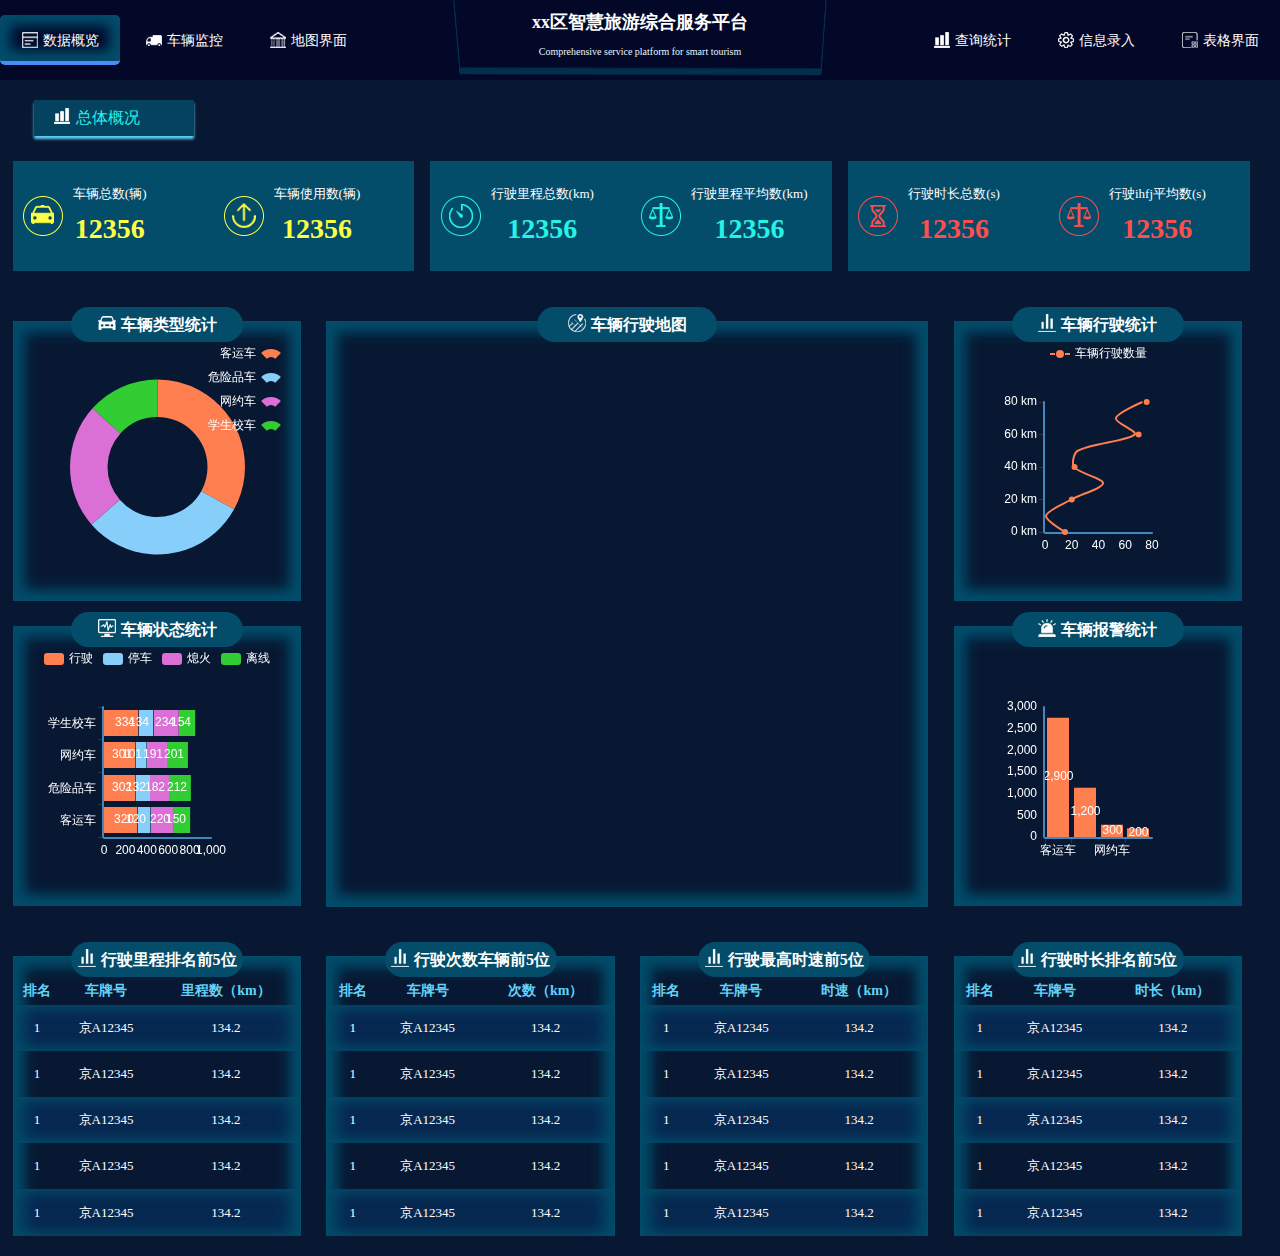
<file: index.html>
<!DOCTYPE html>
<html lang="en">
<head>
    <meta charset="UTF-8">
    <title>首页界面</title>
    <!--青岛研锦网络科技有限公司   版权所有-->
    <link rel="stylesheet" href="css/base.css">
</head>
<body>
<!--顶部-->
<header class="header left">
    <div class="left nav">
        <ul>
            <li class="nav_active"><i class="nav_1"></i><a href="index.html">数据概览</a> </li>
            <li><i class="nav_2"></i><a href="carContrl.html">车辆监控</a> </li>
            <li><i class="nav_3"></i><a href="map.html">地图界面</a> </li>



            </ul>
    </div>
    <div class="header_center left">
        <h2><strong>xx区智慧旅游综合服务平台</strong></h2>
        <p class="color_font"><small>Comprehensive service platform for smart tourism</small></p>
    </div>
    <div class="right nav text_right">
        <ul> <li><i class="nav_7"></i><a href="static.html">查询统计</a> </li>
            <li><i class="nav_8"></i><a href="message.html">信息录入</a> </li>
            <li><i class="nav_4"></i><a href="table1.html">表格界面</a> </li>
        </ul>
    </div>
    <!--<nav class="left nav">-->
        <!--<ul>-->
            <!--<li class="nav_active"><i class="nav_1"></i><a href="index.html">数据概览</a> </li>-->
            <!--<li><i class="nav_2"></i><a href="carContrl.html">车辆监控</a> </li>-->
            <!--<li><i class="nav_3"></i><a href="map.html">地图界面</a> </li>-->
            <!--<li><i class="nav_4"></i><a href="javascript:void(0)">表格界面</a><ul class="li_ul">-->
                <!--<li><a href="table1.html">表格一</a> </li>-->
                <!--<li><a href="table2.html">表格二</a> </li>-->

            <!--</ul> </li>-->
            <!--&lt;!&ndash;<li><i class="nav_5"></i><a href="#">车载视频</a> </li>&ndash;&gt;-->
            <!--&lt;!&ndash;<li><i class="nav_6"></i><a href="#">视频监控</a> </li>&ndash;&gt;-->
            <!--<li><i class="nav_7"></i><a href="static.html">查询统计</a> </li>-->
            <!--<li><i class="nav_8"></i><a href="message.html">信息录入</a> </li>-->
        <!--</ul>-->
    <!--</nav>-->
</header>
<!--内容部分-->
<div class="con left">
    <!--选择时间-->
    <div class="select_time">
        <div class="static_top left">
            <i></i><span>总体概况</span>
        </div>
    </div>
    <!--数据总概-->
    <div class="con_div">
        <div class="con_div_text left">
            <div class="con_div_text01 left">
                <img src="img/info_1.png" class="left text01_img"/>
                <div class="left text01_div">
                    <p>车辆总数(辆)</p>
                    <p>12356</p>
                </div>
            </div>
            <div class="con_div_text01 right">
                <img src="img/info_2.png" class="left text01_img"/>
                <div class="left text01_div">
                    <p>车辆使用数(辆)</p>
                    <p>12356</p>
                </div>
            </div>
        </div>
        <div class="con_div_text left">
            <div class="con_div_text01 left">
                <img src="img/info_4.png" class="left text01_img"/>
                <div class="left text01_div">
                    <p>行驶里程总数(km)</p>
                    <p class="sky">12356</p>
                </div>
            </div>
            <div class="con_div_text01 right">
                <img src="img/info_5.png" class="left text01_img"/>
                <div class="left text01_div">
                    <p>行驶里程平均数(km)</p>
                    <p class="sky">12356</p>
                </div>
            </div>
        </div>
        <div class="con_div_text left">

            <div class="con_div_text01 left">
                <img src="img/info_6.png" class="left text01_img"/>
                <div class="left text01_div">
                    <p>行驶时长总数(s)</p>
                    <p class="org">12356</p>
                </div>
            </div>
            <div class="con_div_text01 right">
                <img src="img/info_7.png" class="left text01_img"/>
                <div class="left text01_div">
                    <p>行驶ihfj平均数(s)</p>
                    <p class="org">12356</p>
                </div>
            </div>
        </div>
    </div>
    <!--统计分析图-->
    <div class="div_any">
        <div class="left div_any01">
            <div class="div_any_child">
                <div class="div_any_title"><img src="img/title_1.png">车辆类型统计 </div>
                <p id="char1" class="p_chart"></p>
            </div>
            <div class="div_any_child">
                <div class="div_any_title"><img src="img/title_2.png">车辆状态统计 </div>
                <p id="char2" class="p_chart"></p>
            </div>
        </div>
        <div class="div_any02 left ">
            <div class="div_any_child div_height">
                <div class="div_any_title any_title_width"><img src="img/title_3.png">车辆行驶地图 </div>
                <div id="map_div"></div>
            </div>
        </div>
        <div class="right div_any01">
            <div class="div_any_child">
                <div class="div_any_title"><img src="img/title_4.png">车辆行驶统计 </div>
                <p id="char3" class="p_chart"></p>
            </div>
            <div class="div_any_child">
                <div class="div_any_title"><img src="img/title_5.png">车辆报警统计 </div>
                <p id="char4" class="p_chart"></p>
            </div>
        </div>
    </div>
    <!--分析表格-->
    <div class="div_table">
        <div class="left div_table_box">
            <div class="div_any_child">
                <div class="div_any_title"><img src="img/title_4.png">行驶里程排名前5位 </div>
                <div class="table_p">
                    <table>
               <thead><tr>
                   <th>排名</th>
                   <th>车牌号</th>
                   <th>里程数（km）</th>
               </tr>
               </thead>
                <tbody>
                <tr><td>1</td><td>京A12345</td><td>134.2</td></tr>
                <tr><td>1</td><td>京A12345</td><td>134.2</td></tr>
                <tr><td>1</td><td>京A12345</td><td>134.2</td></tr>
                <tr><td>1</td><td>京A12345</td><td>134.2</td></tr>
                <tr><td>1</td><td>京A12345</td><td>134.2</td></tr>
                </tbody>
            </table>
                </div>

            </div>
        </div>
        <div class="left div_table_box">
            <div class="div_any_child">
                <div class="div_any_title"><img src="img/title_4.png">行驶次数车辆前5位 </div>
                <div class="table_p">
                    <table>
                        <thead><tr>
                            <th>排名</th>
                            <th>车牌号</th>
                            <th>次数（km）</th>
                        </tr>
                        </thead>
                        <tbody>
                        <tr><td>1</td><td>京A12345</td><td>134.2</td></tr>
                        <tr><td>1</td><td>京A12345</td><td>134.2</td></tr>
                        <tr><td>1</td><td>京A12345</td><td>134.2</td></tr>
                        <tr><td>1</td><td>京A12345</td><td>134.2</td></tr>
                        <tr><td>1</td><td>京A12345</td><td>134.2</td></tr>
                        </tbody>
                    </table>
                </div>
            </div>
        </div>
        <div class="left div_table_box">
            <div class="div_any_child">
                <div class="div_any_title"><img src="img/title_4.png">行驶最高时速前5位 </div>
                <div class="table_p">
                    <table>
                        <thead><tr>
                            <th>排名</th>
                            <th>车牌号</th>
                            <th>时速（km）</th>
                        </tr>
                        </thead>
                        <tbody>
                        <tr><td>1</td><td>京A12345</td><td>134.2</td></tr>
                        <tr><td>1</td><td>京A12345</td><td>134.2</td></tr>
                        <tr><td>1</td><td>京A12345</td><td>134.2</td></tr>
                        <tr><td>1</td><td>京A12345</td><td>134.2</td></tr>
                        <tr><td>1</td><td>京A12345</td><td>134.2</td></tr>
                        </tbody>
                    </table>
                </div>
            </div>
        </div>
        <div class="left div_table_box">
            <div class="div_any_child">
                <div class="div_any_title"><img src="img/title_4.png">行驶时长排名前5位 </div>
                <div class="table_p">
                    <table>
                        <thead><tr>
                            <th>排名</th>
                            <th>车牌号</th>
                            <th>时长（km）</th>
                        </tr>
                        </thead>
                        <tbody>
                        <tr><td>1</td><td>京A12345</td><td>134.2</td></tr>
                        <tr><td>1</td><td>京A12345</td><td>134.2</td></tr>
                        <tr><td>1</td><td>京A12345</td><td>134.2</td></tr>
                        <tr><td>1</td><td>京A12345</td><td>134.2</td></tr>
                        <tr><td>1</td><td>京A12345</td><td>134.2</td></tr>
                        </tbody>
                    </table>
                </div>
            </div>
        </div>
    </div>
</div>
<!--青岛研锦网络科技有限公司   版权所有-->
<script src="js/jquery/jQuery-2.2.0.min.js"></script>
<script src="js/echarts-all.js"></script>
<script src="js/base.js"></script>
<script src="js/index.js"></script>
<script type="text/javascript" src="http://api.map.baidu.com/api?v=2.0&ak=5ieMMexWmzB9jivTq6oCRX9j&callback"></script>
<script src="js/map.js"></script>
</body>
</html>
</file>
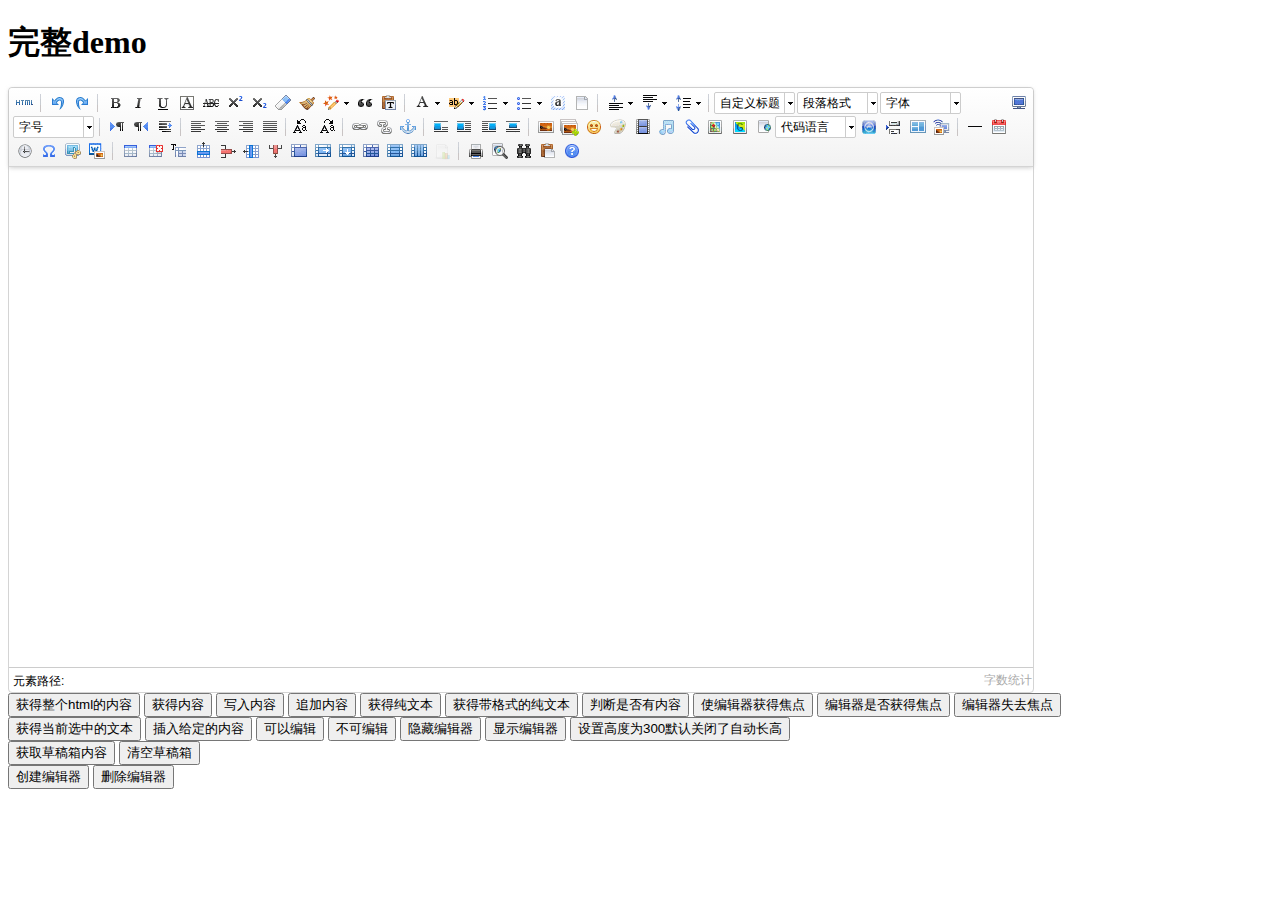
<file: js/utf8-php/index.html>
<!DOCTYPE HTML PUBLIC "-//W3C//DTD HTML 4.01 Transitional//EN"
        "http://www.w3.org/TR/html4/loose.dtd">
<html>
<head>
    <title>完整demo</title>
    <meta http-equiv="Content-Type" content="text/html;charset=utf-8"/>
    <script type="text/javascript" charset="utf-8" src="ueditor.config.js"></script>
    <script type="text/javascript" charset="utf-8" src="ueditor.all.min.js"> </script>
    <!--建议手动加在语言，避免在ie下有时因为加载语言失败导致编辑器加载失败-->
    <!--这里加载的语言文件会覆盖你在配置项目里添加的语言类型，比如你在配置项目里配置的是英文，这里加载的中文，那最后就是中文-->
    <script type="text/javascript" charset="utf-8" src="lang/zh-cn/zh-cn.js"></script>

    <style type="text/css">
        div{
            width:100%;
        }
    </style>
</head>
<body>
<div>
    <h1>完整demo</h1>
    <script id="editor" type="text/plain" style="width:1024px;height:500px;"></script>
</div>
<div id="btns">
    <div>
        <button onclick="getAllHtml()">获得整个html的内容</button>
        <button onclick="getContent()">获得内容</button>
        <button onclick="setContent()">写入内容</button>
        <button onclick="setContent(true)">追加内容</button>
        <button onclick="getContentTxt()">获得纯文本</button>
        <button onclick="getPlainTxt()">获得带格式的纯文本</button>
        <button onclick="hasContent()">判断是否有内容</button>
        <button onclick="setFocus()">使编辑器获得焦点</button>
        <button onmousedown="isFocus(event)">编辑器是否获得焦点</button>
        <button onmousedown="setblur(event)" >编辑器失去焦点</button>

    </div>
    <div>
        <button onclick="getText()">获得当前选中的文本</button>
        <button onclick="insertHtml()">插入给定的内容</button>
        <button id="enable" onclick="setEnabled()">可以编辑</button>
        <button onclick="setDisabled()">不可编辑</button>
        <button onclick=" UE.getEditor('editor').setHide()">隐藏编辑器</button>
        <button onclick=" UE.getEditor('editor').setShow()">显示编辑器</button>
        <button onclick=" UE.getEditor('editor').setHeight(300)">设置高度为300默认关闭了自动长高</button>
    </div>

    <div>
        <button onclick="getLocalData()" >获取草稿箱内容</button>
        <button onclick="clearLocalData()" >清空草稿箱</button>
    </div>

</div>
<div>
    <button onclick="createEditor()">
    创建编辑器</button>
    <button onclick="deleteEditor()">
    删除编辑器</button>
</div>

<script type="text/javascript">

    //实例化编辑器
    //建议使用工厂方法getEditor创建和引用编辑器实例，如果在某个闭包下引用该编辑器，直接调用UE.getEditor('editor')就能拿到相关的实例
    var ue = UE.getEditor('editor');


    function isFocus(e){
        alert(UE.getEditor('editor').isFocus());
        UE.dom.domUtils.preventDefault(e)
    }
    function setblur(e){
        UE.getEditor('editor').blur();
        UE.dom.domUtils.preventDefault(e)
    }
    function insertHtml() {
        var value = prompt('插入html代码', '');
        UE.getEditor('editor').execCommand('insertHtml', value)
    }
    function createEditor() {
        enableBtn();
        UE.getEditor('editor');
    }
    function getAllHtml() {
        alert(UE.getEditor('editor').getAllHtml())
    }
    function getContent() {
        var arr = [];
        arr.push("使用editor.getContent()方法可以获得编辑器的内容");
        arr.push("内容为：");
        arr.push(UE.getEditor('editor').getContent());
        alert(arr.join("\n"));
    }
    function getPlainTxt() {
        var arr = [];
        arr.push("使用editor.getPlainTxt()方法可以获得编辑器的带格式的纯文本内容");
        arr.push("内容为：");
        arr.push(UE.getEditor('editor').getPlainTxt());
        alert(arr.join('\n'))
    }
    function setContent(isAppendTo) {
        var arr = [];
        arr.push("使用editor.setContent('欢迎使用ueditor')方法可以设置编辑器的内容");
        UE.getEditor('editor').setContent('欢迎使用ueditor', isAppendTo);
        alert(arr.join("\n"));
    }
    function setDisabled() {
        UE.getEditor('editor').setDisabled('fullscreen');
        disableBtn("enable");
    }

    function setEnabled() {
        UE.getEditor('editor').setEnabled();
        enableBtn();
    }

    function getText() {
        //当你点击按钮时编辑区域已经失去了焦点，如果直接用getText将不会得到内容，所以要在选回来，然后取得内容
        var range = UE.getEditor('editor').selection.getRange();
        range.select();
        var txt = UE.getEditor('editor').selection.getText();
        alert(txt)
    }

    function getContentTxt() {
        var arr = [];
        arr.push("使用editor.getContentTxt()方法可以获得编辑器的纯文本内容");
        arr.push("编辑器的纯文本内容为：");
        arr.push(UE.getEditor('editor').getContentTxt());
        alert(arr.join("\n"));
    }
    function hasContent() {
        var arr = [];
        arr.push("使用editor.hasContents()方法判断编辑器里是否有内容");
        arr.push("判断结果为：");
        arr.push(UE.getEditor('editor').hasContents());
        alert(arr.join("\n"));
    }
    function setFocus() {
        UE.getEditor('editor').focus();
    }
    function deleteEditor() {
        disableBtn();
        UE.getEditor('editor').destroy();
    }
    function disableBtn(str) {
        var div = document.getElementById('btns');
        var btns = UE.dom.domUtils.getElementsByTagName(div, "button");
        for (var i = 0, btn; btn = btns[i++];) {
            if (btn.id == str) {
                UE.dom.domUtils.removeAttributes(btn, ["disabled"]);
            } else {
                btn.setAttribute("disabled", "true");
            }
        }
    }
    function enableBtn() {
        var div = document.getElementById('btns');
        var btns = UE.dom.domUtils.getElementsByTagName(div, "button");
        for (var i = 0, btn; btn = btns[i++];) {
            UE.dom.domUtils.removeAttributes(btn, ["disabled"]);
        }
    }

    function getLocalData () {
        alert(UE.getEditor('editor').execCommand( "getlocaldata" ));
    }

    function clearLocalData () {
        UE.getEditor('editor').execCommand( "clearlocaldata" );
        alert("已清空草稿箱")
    }
</script>
</body>
</html>
</file>
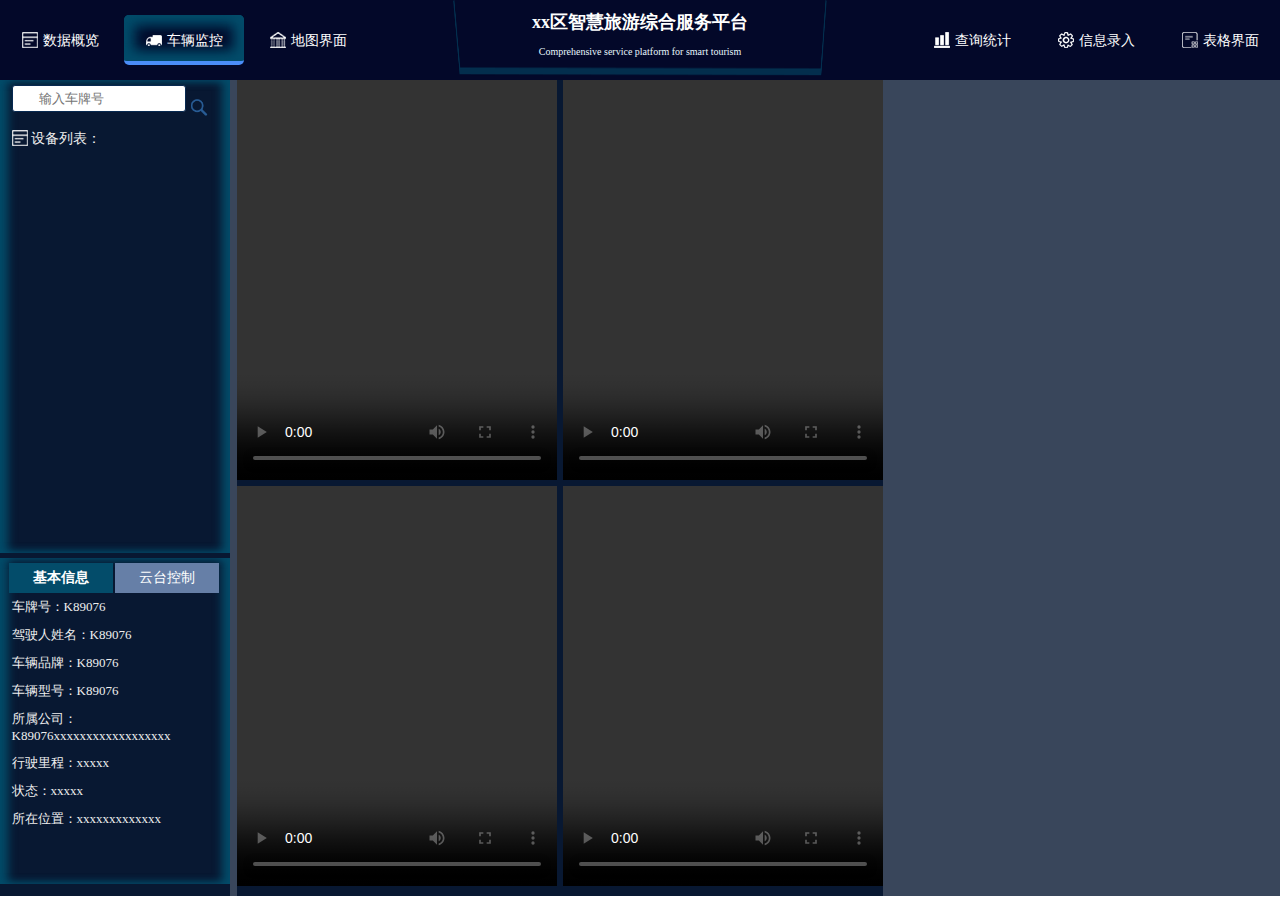
<file: carContrl.html>
<!DOCTYPE html>
<html lang="en">
<head>
    <meta charset="UTF-8">
    <title>车辆监控</title>
    <link rel="stylesheet" href="css/base.css">
    <link href="css/zTreeStyle/zTreeStyle.css" rel="stylesheet" type="text/css" />

</head>
<style>

</style>
<body>
<!--顶部-->
<header class="header left">
    <div class="left nav">
        <ul>
            <li ><i class="nav_1"></i><a href="index.html">数据概览</a> </li>
            <li class="nav_active"><i class="nav_2"></i><a href="carContrl.html">车辆监控</a> </li>
            <li><i class="nav_3"></i><a href="map.html">地图界面</a> </li>



        </ul>
    </div>
    <div class="header_center left">
        <h2><strong>xx区智慧旅游综合服务平台</strong></h2>
        <p class="color_font"><small>Comprehensive service platform for smart tourism</small></p>
    </div>
    <div class="right nav text_right">
        <ul> <li><i class="nav_7"></i><a href="static.html">查询统计</a> </li>
            <li><i class="nav_8"></i><a href="message.html">信息录入</a> </li>
            <li><i class="nav_4"></i><a href="table1.html">表格界面</a> </li>
        </ul>
    </div>
    <!--<nav class="left nav">-->
    <!--<ul>-->
    <!--<li class="nav_active"><i class="nav_1"></i><a href="index.html">数据概览</a> </li>-->
    <!--<li><i class="nav_2"></i><a href="carContrl.html">车辆监控</a> </li>-->
    <!--<li><i class="nav_3"></i><a href="map.html">地图界面</a> </li>-->
    <!--<li><i class="nav_4"></i><a href="javascript:void(0)">表格界面</a><ul class="li_ul">-->
    <!--<li><a href="table1.html">表格一</a> </li>-->
    <!--<li><a href="table2.html">表格二</a> </li>-->

    <!--</ul> </li>-->
    <!--&lt;!&ndash;<li><i class="nav_5"></i><a href="#">车载视频</a> </li>&ndash;&gt;-->
    <!--&lt;!&ndash;<li><i class="nav_6"></i><a href="#">视频监控</a> </li>&ndash;&gt;-->
    <!--<li><i class="nav_7"></i><a href="static.html">查询统计</a> </li>-->
    <!--<li><i class="nav_8"></i><a href="message.html">信息录入</a> </li>-->
    <!--</ul>-->
    <!--</nav>-->
</header>
<!--内容部分-->
<div class="con1 left" id="car_control">
<div class="left car_left">
    <div class="left_up bow_shadow">
        <p>
            <input type="text" placeholder="输入车牌号" class="carNo_input"><input type="button" class="find_but"/>
        </p>

        <p class="set_list"><i class="list_i"></i> 设备列表：</p>
        <p ><ul id="treeDemo" class="ztree"></ul></p>
    </div>
    <div class="left_down bow_shadow">
<div class="text_center"><a href="javascript:void (0)" class="tab_a tab_aActive">基本信息</a><a href="javascript:void (0)" class="tab_a">云台控制</a> </div>
        <div class="car_content">
            <p><span>车牌号：</span><span>K89076</span></p>
            <p><span>驾驶人姓名：</span><span>K89076</span></p>
            <p><span>车辆品牌：</span><span>K89076</span></p>
            <p><span>车辆型号：</span><span>K89076</span></p>
            <p><span>所属公司：</span><span>K89076xxxxxxxxxxxxxxxxxx</span></p>
            <p><span>行驶里程：</span><span>xxxxx</span></p>
            <p><span>状态：</span><span>xxxxx</span></p>
            <p><span>所在位置：</span><span>xxxxxxxxxxxxx</span></p>
        </div>
    </div>
</div>
    <div class="left car_center">
        <video controls="controls" ></video>
        <video controls="controls" class="magin_left"></video>
        <video controls="controls" class="magin_top"></video>
        <video controls="controls" class="magin_top magin_left"></video>
    </div>
    <div class="right car_right" id="map"></div>



</div>
<script src="js/jquery/jQuery-2.2.0.min.js"></script>
<script src="js/echarts-all.js"></script>
<script src="js/base.js"></script>
<script type="text/javascript" src="http://api.map.baidu.com/api?v=2.0&ak=5ieMMexWmzB9jivTq6oCRX9j&callback"></script>
<script src="js/car_control.js"></script>
<script src="js/ztree/jquery.ztree.all-3.5.js"></script>
<script src="js/listTree.js"></script>

</body>
</html>
</file>
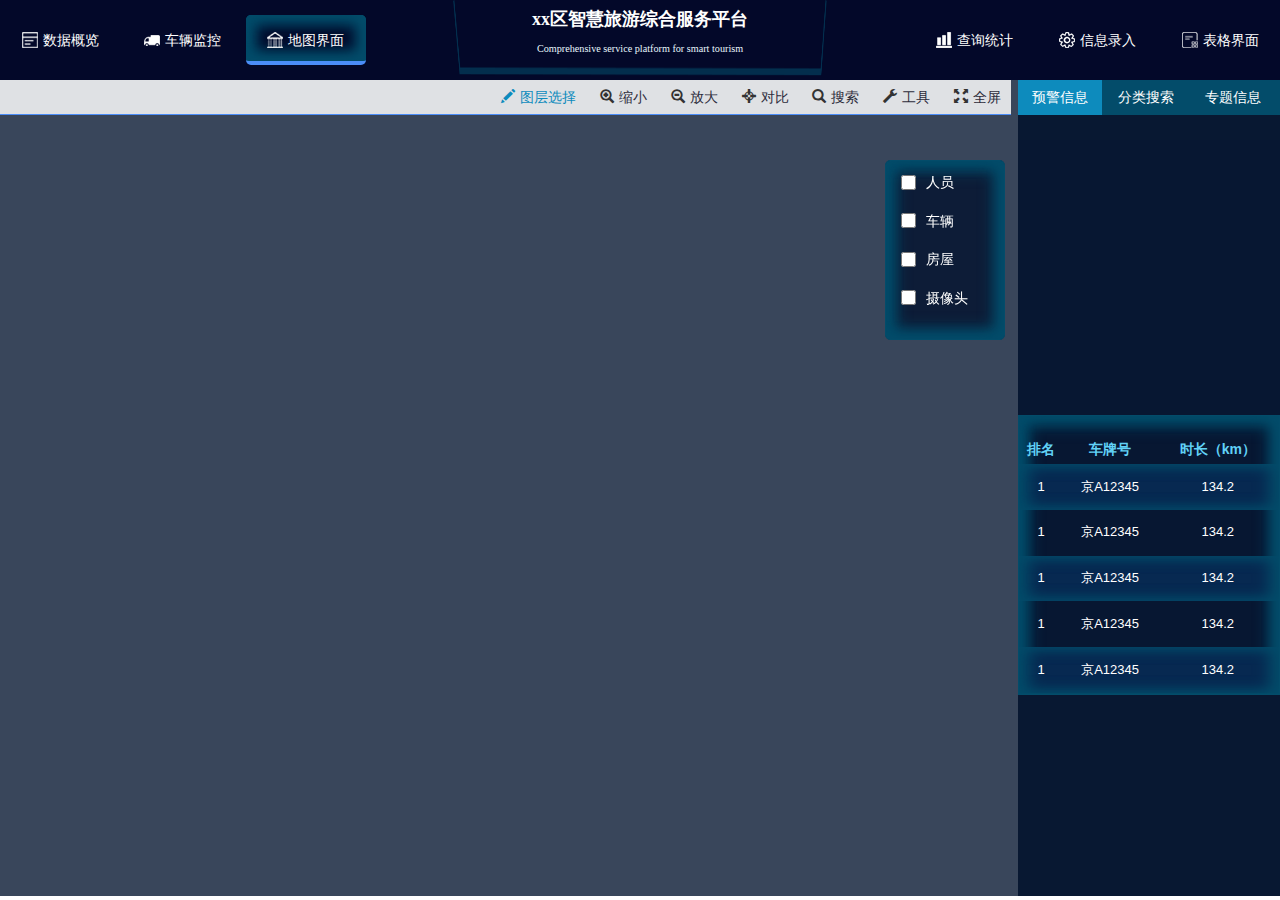
<file: map.html>
<!DOCTYPE html>
<html lang="en">
<head>
    <meta charset="UTF-8">
    <title>地图界面</title>
    <!--青岛研锦网络科技有限公司   版权所有-->
    <link rel="stylesheet" href="js/bstable/css/bootstrap.min.css">         <!-- rel定义文档与外部资源的关系href定义被链接文档的位置type规定被链接文档的MIME 类型。 -->
    <link href="css/zTreeStyle/zTreeStyle.css" rel="stylesheet" type="text/css" />
    <link rel="stylesheet" href="js/jQueryPage/src/jquery.page.css">
    <link rel="stylesheet" href="css/base.css">
</head>
<body>
<!--顶部-->
<header class="header left">
    <div class="left nav">
        <ul>
            <li ><i class="nav_1"></i><a href="index.html">数据概览</a> </li>
            <li><i class="nav_2"></i><a href="carContrl.html">车辆监控</a> </li>
            <li class="nav_active"><i class="nav_3"></i><a href="map.html">地图界面</a> </li>



        </ul>
    </div>
    <div class="header_center left">
        <h2><strong>xx区智慧旅游综合服务平台</strong></h2>
        <p class="color_font"><small>Comprehensive service platform for smart tourism</small></p>
    </div>
    <div class="right nav text_right">
        <ul> <li><i class="nav_7"></i><a href="static.html">查询统计</a> </li>
            <li><i class="nav_8"></i><a href="message.html">信息录入</a> </li>
            <li><i class="nav_4"></i><a href="table1.html">表格界面</a> </li>
        </ul>
    </div>
    <!--<nav class="left nav">-->
    <!--<ul>-->
    <!--<li class="nav_active"><i class="nav_1"></i><a href="index.html">数据概览</a> </li>-->
    <!--<li><i class="nav_2"></i><a href="carContrl.html">车辆监控</a> </li>-->
    <!--<li><i class="nav_3"></i><a href="map.html">地图界面</a> </li>-->
    <!--<li><i class="nav_4"></i><a href="javascript:void(0)">表格界面</a><ul class="li_ul">-->
    <!--<li><a href="table1.html">表格一</a> </li>-->
    <!--<li><a href="table2.html">表格二</a> </li>-->

    <!--</ul> </li>-->
    <!--&lt;!&ndash;<li><i class="nav_5"></i><a href="#">车载视频</a> </li>&ndash;&gt;-->
    <!--&lt;!&ndash;<li><i class="nav_6"></i><a href="#">视频监控</a> </li>&ndash;&gt;-->
    <!--<li><i class="nav_7"></i><a href="static.html">查询统计</a> </li>-->
    <!--<li><i class="nav_8"></i><a href="message.html">信息录入</a> </li>-->
    <!--</ul>-->
    <!--</nav>-->
</header>
<!--内容部分-->
<div class="map_con left" id="car_control">
    <!--左侧地图-->
  <div class="left map_left"  >
      <div  class="map_box" id="map_box"></div>
      <div class="map_top">
          <ul>
              <li class="active"><i class="glyphicon glyphicon-pencil"></i><a href="javascript:void (0)" class="active">图层选择</a> </li>
              <li><i class="glyphicon glyphicon-zoom-in"></i><a href="javascript:void (0)">缩小</a> </li>
              <li><i class="glyphicon glyphicon-zoom-out"></i><a href="javascript:void (0)">放大</a> </li>
              <li><i class="glyphicon glyphicon-screenshot"></i><a href="javascript:void (0)">对比</a> </li>
              <li><i class="glyphicon glyphicon-search"></i><a href="javascript:void (0)">搜索</a> </li>
              <li><i class="glyphicon glyphicon-wrench"></i><a href="javascript:void (0)">工具</a> </li>
              <li><i class="glyphicon glyphicon-fullscreen"></i><a href="javascript:void (0)">全屏</a> </li>
          </ul>
      </div>
      <div class="map_select">
          <p><input type="checkbox"><span>人员</span></p>
          <p><input type="checkbox"><span>车辆</span></p>
          <p><input type="checkbox"><span>房屋</span></p>
          <p><input type="checkbox"><span>摄像头</span></p>
      </div>

  </div>

    <!--右侧功能栏-->
    <div class="right map_right ">
        <div class="map_right_top">
            <ul><li class="li_active">预警信息</li>
                <li>分类搜索</li>
                <li>专题信息</li></ul>
        </div>
        <div class="map_con">
            <div class="map_con_div" style="display: block" >
                <div class="map_chart">

                    <p id="char1" class="p_chart"></p>
                </div>
                <div class="div_any_child">
                    <!--<div class="div_any_title"><img src="img/title_4.png">行驶时长排名前5位 </div>-->
                    <div class="table_p">
                        <table>
                            <thead><tr>
                                <th>排名</th>
                                <th>车牌号</th>
                                <th>时长（km）</th>
                            </tr>
                            </thead>
                            <tbody>
                            <tr><td>1</td><td>京A12345</td><td>134.2</td></tr>
                            <tr><td>1</td><td>京A12345</td><td>134.2</td></tr>
                            <tr><td>1</td><td>京A12345</td><td>134.2</td></tr>
                            <tr><td>1</td><td>京A12345</td><td>134.2</td></tr>
                            <tr><td>1</td><td>京A12345</td><td>134.2</td></tr>
                            </tbody>
                        </table>
                    </div>
                </div>
            </div>
            <div class="map_con_div" >
                <p>
                    <input type="text" placeholder="输入关键字" class="carNo_input"><input type="button" class="find_but"/>
                </p>
                <div class="map_work">
                    <ul>
                        <li>
                            <div class="img_div img_div01"></div>
                            <div class="img_div_text">便民服务</div>
                        </li>
                        <li>
                            <div class="img_div img_div02"></div>
                            <div class="img_div_text">便民服务</div>
                        </li>
                        <li>
                            <div class="img_div img_div01"></div>
                            <div class="img_div_text">便民服务</div>
                        </li>
                        <li>
                            <div class="img_div img_div01"></div>
                            <div class="img_div_text">便民服务</div>
                        </li>
                        <li>
                            <div class="img_div img_div01"></div>
                            <div class="img_div_text">便民服务</div>
                        </li>
                        <li>
                            <div class="img_div img_div01"></div>
                            <div class="img_div_text">便民服务</div>
                        </li>
                        <li>
                            <div class="img_div img_div01"></div>
                            <div class="img_div_text">便民服务</div>
                        </li>
                        <li>
                            <div class="img_div img_div01"></div>
                            <div class="img_div_text">便民服务</div>
                        </li>
                        <li>
                            <div class="img_div img_div01"></div>
                            <div class="img_div_text">便民服务</div>
                        </li>
                    </ul>
                    <div class="map_resList">
                        <p class="set_list"><i class="list_i"></i> 查询结果：<span class="right"><i class="glyphicon glyphicon-backward back_i"></i><a href="javascript:void(0)" onclick="back()">返回 </a> </span></p>
                        <ul>
                            <li><p><strong>爱尚美术馆</strong><span class="right"><a href="javascript:void(0)" title="视频"><img src="img/nav_5.png"> </a><a href="javascript:void(0)" title="定位"><img src="img/find01.png"> </a> </span></p>
                            <p>四川省成都市高新区北美一路31号</p></li>
                            <li><p><strong>爱尚美术馆</strong><span class="right"><a href="javascript:void(0)" title="视频"><img src="img/nav_5.png"> </a><a href="javascript:void(0)" title="定位"><img src="img/find01.png"> </a> </span></p>
                                <p>四川省成都市高新区北美一路31号</p></li>
                            <li><p><strong>爱尚美术馆</strong><span class="right"><a href="javascript:void(0)" title="视频"><img src="img/nav_5.png"> </a><a href="javascript:void(0)" title="定位"><img src="img/find01.png"> </a> </span></p>
                                <p>四川省成都市高新区北美一路31号</p></li>
                            <li><p><strong>爱尚美术馆</strong><span class="right"><a href="javascript:void(0)" title="视频"><img src="img/nav_5.png"> </a><a href="javascript:void(0)" title="定位"><img src="img/find01.png"> </a> </span></p>
                                <p>四川省成都市高新区北美一路31号</p></li>
                            <li><p><strong>爱尚美术馆</strong><span class="right"><a href="javascript:void(0)" title="视频"><img src="img/nav_5.png"> </a><a href="javascript:void(0)" title="定位"><img src="img/find01.png"> </a> </span></p>
                                <p>四川省成都市高新区北美一路31号</p></li>
                        </ul>
                        <div id="page"></div>
                    </div>
                </div>
            </div>
            <div class="map_con_div">
                <div class=" bow_shadow">
                    <p>
                        <input type="text" placeholder="输入关键字" class="carNo_input"><input type="button" class="find_but"/>
                    </p>

                    <p class="set_list"><i class="list_i"></i> 专题列表：</p>
                    <p ><ul id="treeDemo" class="ztree"></ul></p>
                </div>
            </div>

        </div>

    </div>

</div>
<!--青岛研锦网络科技有限公司   版权所有-->
<script src="js/jquery/jQuery-2.2.0.min.js"></script>
<script src="js/base.js"></script>
<script src="js/echarts-all.js"></script>
<script type="text/javascript" src="http://api.map.baidu.com/api?v=2.0&ak=5ieMMexWmzB9jivTq6oCRX9j&callback"></script>
<script src="js/jQueryPage/src/jquery.page.js"></script>
<script src="js/map_control.js"></script>
<script src="js/ztree/jquery.ztree.all-3.5.js"></script>
<script src="js/listTree.js"></script>
</body>
</html>
</file>
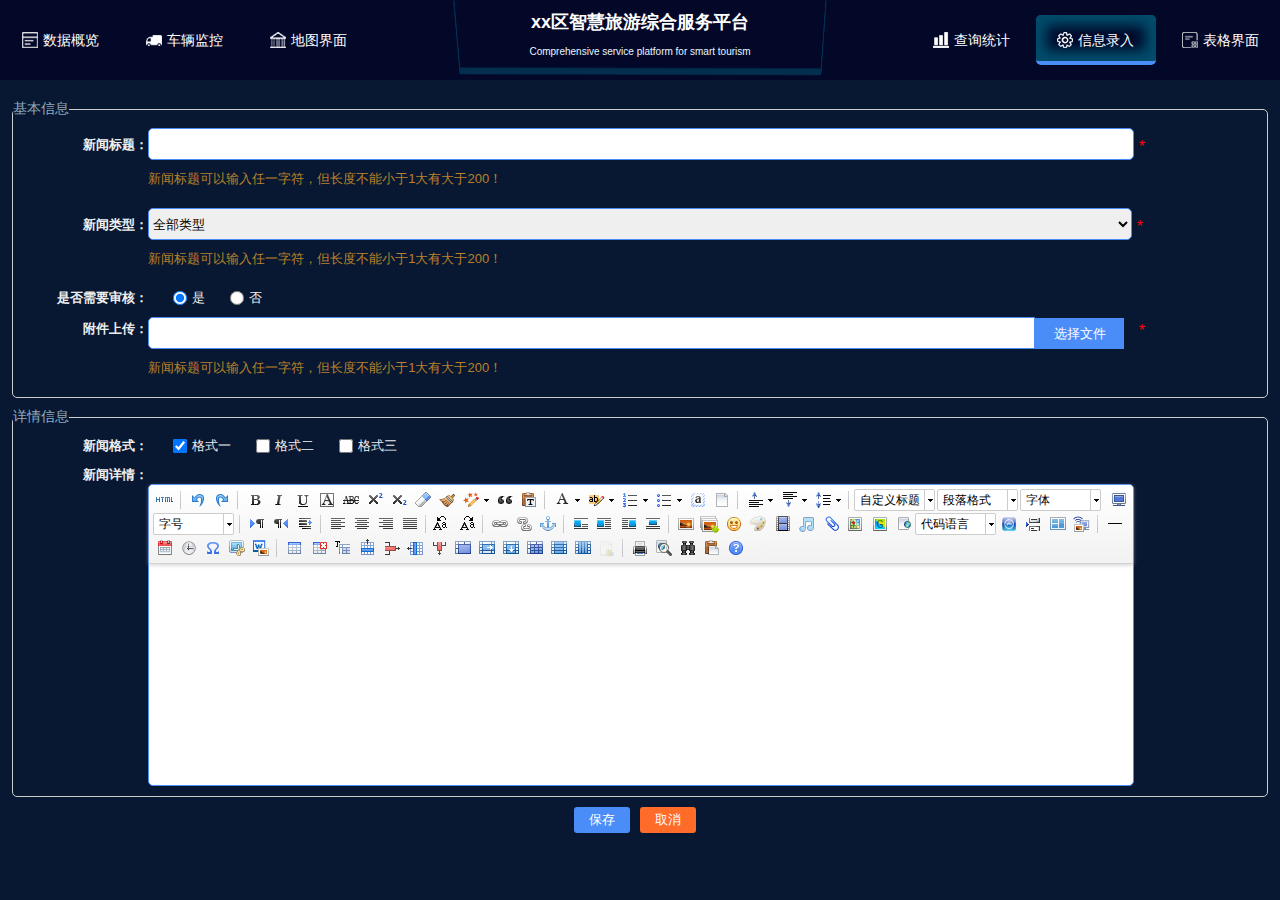
<file: message.html>
<!DOCTYPE html>
<html lang="en">
<head>
    <meta charset="UTF-8">
    <title>详情-复杂</title>
    <link rel="stylesheet" href="css/base.css">
    <link rel="stylesheet" href="css/tail.css">

</head>
<body class="body1">
<!--顶部-->
<header class="header left">
    <div class="left nav">
        <ul>
            <li ><i class="nav_1"></i><a href="index.html">数据概览</a> </li>
            <li><i class="nav_2"></i><a href="carContrl.html">车辆监控</a> </li>
            <li><i class="nav_3"></i><a href="map.html">地图界面</a> </li>



        </ul>
    </div>
    <div class="header_center left">
        <h2><strong>xx区智慧旅游综合服务平台</strong></h2>
        <p class="color_font"><small>Comprehensive service platform for smart tourism</small></p>
    </div>
    <div class="right nav text_right">
        <ul> <li><i class="nav_7"></i><a href="static.html">查询统计</a> </li>
            <li class="nav_active"><i class="nav_8"></i><a href="message.html">信息录入</a> </li>
            <li><i class="nav_4"></i><a href="table1.html">表格界面</a> </li>
        </ul>
    </div>
    <!--<nav class="left nav">-->
    <!--<ul>-->
    <!--<li class="nav_active"><i class="nav_1"></i><a href="index.html">数据概览</a> </li>-->
    <!--<li><i class="nav_2"></i><a href="carContrl.html">车辆监控</a> </li>-->
    <!--<li><i class="nav_3"></i><a href="map.html">地图界面</a> </li>-->
    <!--<li><i class="nav_4"></i><a href="javascript:void(0)">表格界面</a><ul class="li_ul">-->
    <!--<li><a href="table1.html">表格一</a> </li>-->
    <!--<li><a href="table2.html">表格二</a> </li>-->

    <!--</ul> </li>-->
    <!--&lt;!&ndash;<li><i class="nav_5"></i><a href="#">车载视频</a> </li>&ndash;&gt;-->
    <!--&lt;!&ndash;<li><i class="nav_6"></i><a href="#">视频监控</a> </li>&ndash;&gt;-->
    <!--<li><i class="nav_7"></i><a href="static.html">查询统计</a> </li>-->
    <!--<li><i class="nav_8"></i><a href="message.html">信息录入</a> </li>-->
    <!--</ul>-->
    <!--</nav>-->
</header>
<section class="sm_section left">
    <form>
        <fieldset class="message_fieldset">
            <legend>基本信息</legend>
            <div class="message_con"><label>新闻标题：</label><input type="text" class="message_input"><span class="must">*</span>
            <p>新闻标题可以输入任一字符，但长度不能小于1大有大于200！</p>
            </div>
            <div class="message_con"><label>新闻类型：</label><select class="message_select"><option>全部类型</option></select><span class="must">*</span>
                <p>新闻标题可以输入任一字符，但长度不能小于1大有大于200！</p>
            </div>
            <div class="message_con"><label>是否需要审核：</label><input type="radio" name="ref" checked><span class="font_color">是</span><input type="radio" name="ref" ><span class="font_color">否</span>

            </div>
            <div class="message_con inputfile_div"><label>附件上传：</label><input type="file" class="message_input input_file"><span class="must">*</span>
                <div><input type="text"><button>选择文件</button></div>
                <p>新闻标题可以输入任一字符，但长度不能小于1大有大于200！</p>
            </div>
        </fieldset>
        <fieldset class="message_fieldset">
            <legend>详情信息</legend>
            <div class="message_con"><label>新闻格式：</label><input type="checkbox" name="ref" checked><span class="font_color">格式一</span><input type="checkbox" name="ref" ><span class="font_color">格式二</span><input type="checkbox" name="ref" ><span class="font_color">格式三</span></div>
            <div class="message_con"><label>新闻详情：</label>
                <textarea id="editor" ></textarea>

            </div>
            </fieldset>
        <div class="message_footer"><button class="bule">保存</button><button class="orgen">取消</button></div>
    </form>



</section>
<script src="js/jquery/jQuery-2.2.0.min.js"></script>
<script src="js/utf8-php/ueditor.config.js"></script>
<script src="js/utf8-php/ueditor.all.min.js"></script>
<script src="js/base.js"></script>
<script>
    var ue = UE.getEditor('editor');
    function isFocus(e){
        alert(UE.getEditor('editor').isFocus());
        UE.dom.domUtils.preventDefault(e)
    }
    function setblur(e){
        UE.getEditor('editor').blur();
        UE.dom.domUtils.preventDefault(e)
    }
    function insertHtml() {
        var value = prompt('????html????', '');
        UE.getEditor('editor').execCommand('insertHtml', value)
    }
    function createEditor() {
        enableBtn();
        UE.getEditor('editor');
    }
    function getAllHtml() {
        alert(UE.getEditor('editor').getAllHtml())
    }
    function getContent() {
        var arr = [];
        arr.push("");
        arr.push("");
        arr.push(UE.getEditor('editor').getContent());
        alert(arr.join("\n"));
    }
    function getPlainTxt() {
        var arr = [];
        arr.push("");
        arr.push("");
        arr.push(UE.getEditor('editor').getPlainTxt());
        alert(arr.join('\n'))
    }
    function setContent(isAppendTo) {
        var arr = [];
        arr.push("");
        UE.getEditor('editor').setContent('??????ueditor', isAppendTo);
        alert(arr.join("\n"));
    }
    function setDisabled() {
        UE.getEditor('editor').setDisabled('fullscreen');
        disableBtn("enable");
    }

    function setEnabled() {
        UE.getEditor('editor').setEnabled();
        enableBtn();
    }

    function getText() {

        var range = UE.getEditor('editor').selection.getRange();
        range.select();
        var txt = UE.getEditor('editor').selection.getText();
        alert(txt)
    }

    function getContentTxt() {
        var arr = [];
        arr.push("");
        arr.push("");
        arr.push(UE.getEditor('editor').getContentTxt());
        alert(arr.join("\n"));
    }
    function hasContent() {
        var arr = [];
        arr.push("");
        arr.push("");
        arr.push(UE.getEditor('editor').hasContents());
        alert(arr.join("\n"));
    }
    function setFocus() {
        UE.getEditor('editor').focus();
    }
    function deleteEditor() {
        disableBtn();
        UE.getEditor('editor').destroy();
    }
    function disableBtn(str) {
        var div = document.getElementById('btns');
        var btns = UE.dom.domUtils.getElementsByTagName(div, "button");
        for (var i = 0, btn; btn = btns[i++];) {
            if (btn.id == str) {
                UE.dom.domUtils.removeAttributes(btn, ["disabled"]);
            } else {
                btn.setAttribute("disabled", "true");
            }
        }
    }
    function enableBtn() {
        var div = document.getElementById('btns');
        var btns = UE.dom.domUtils.getElementsByTagName(div, "button");
        for (var i = 0, btn; btn = btns[i++];) {
            UE.dom.domUtils.removeAttributes(btn, ["disabled"]);
        }
    }

    function getLocalData () {
        alert(UE.getEditor('editor').execCommand( "getlocaldata" ));
    }

    function clearLocalData () {
        UE.getEditor('editor').execCommand( "clearlocaldata" );
        alert("")
    }

</script>


</body>
</html>
</file>
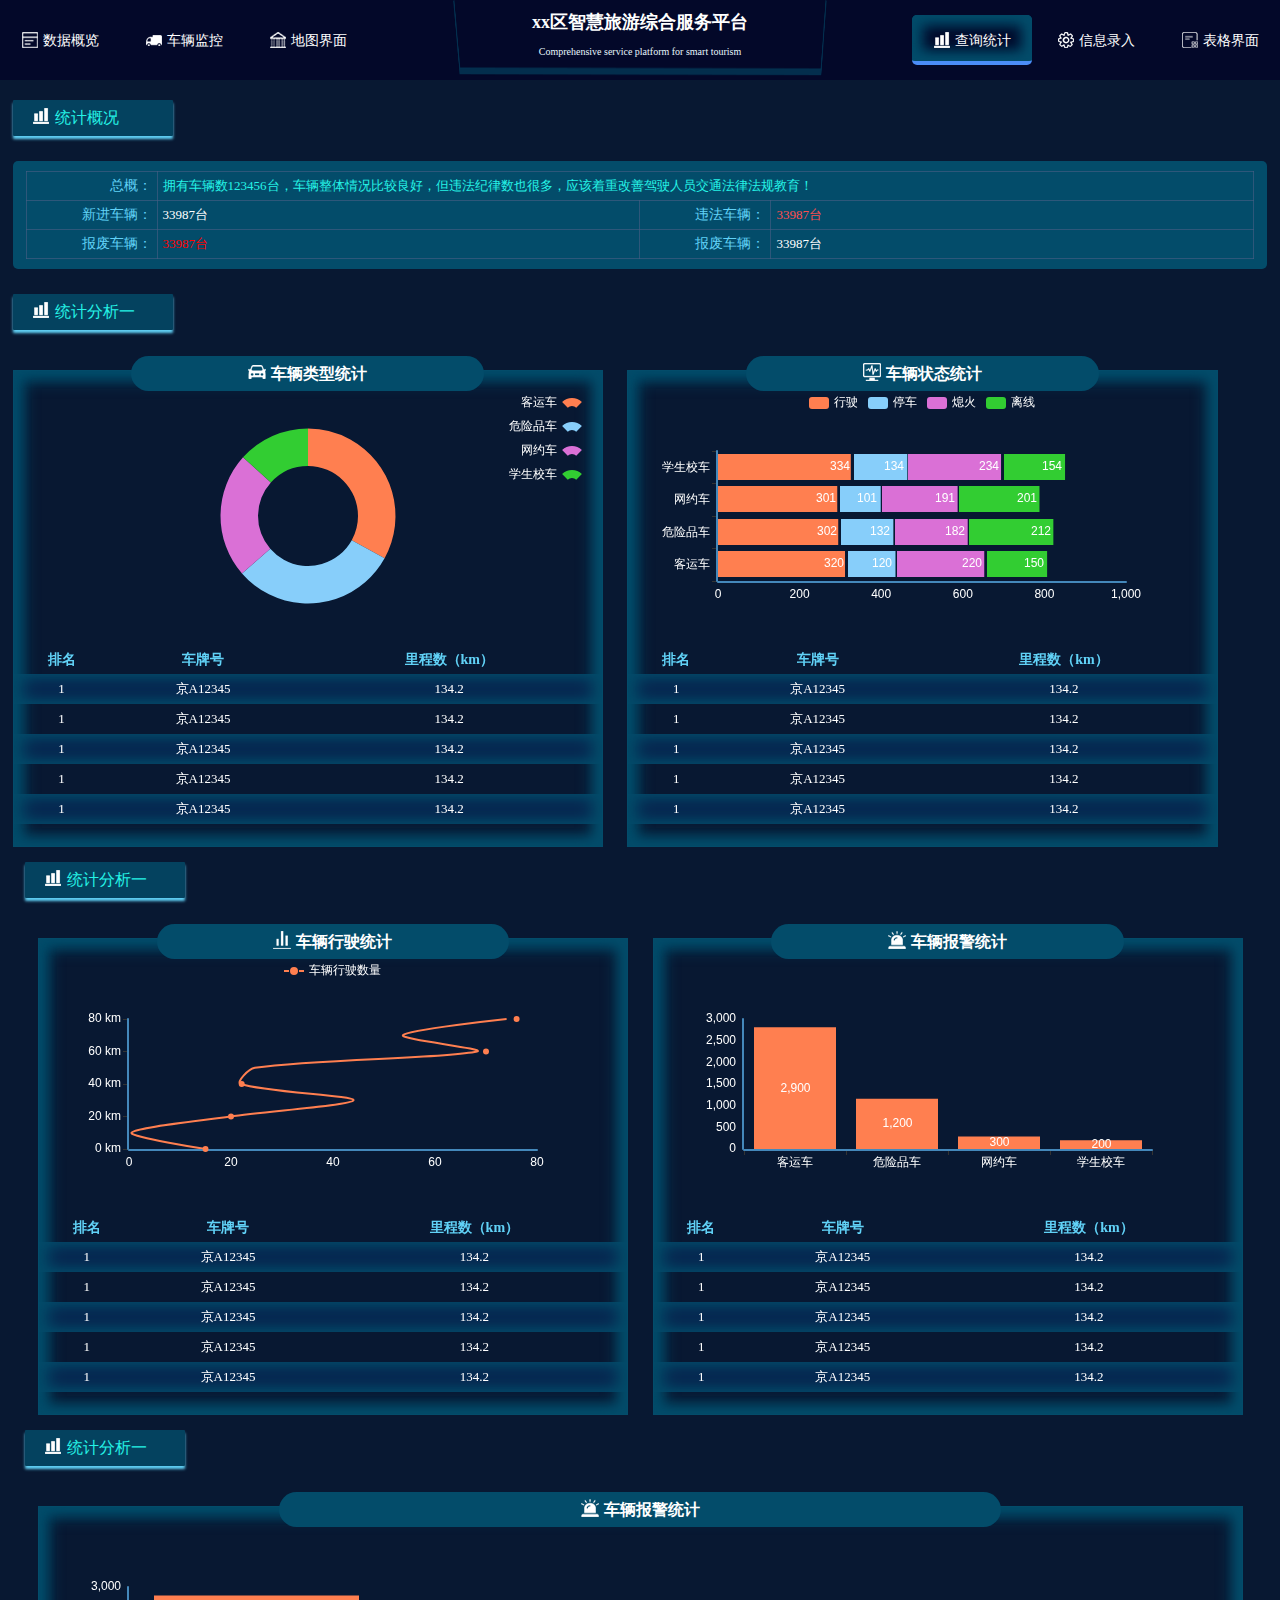
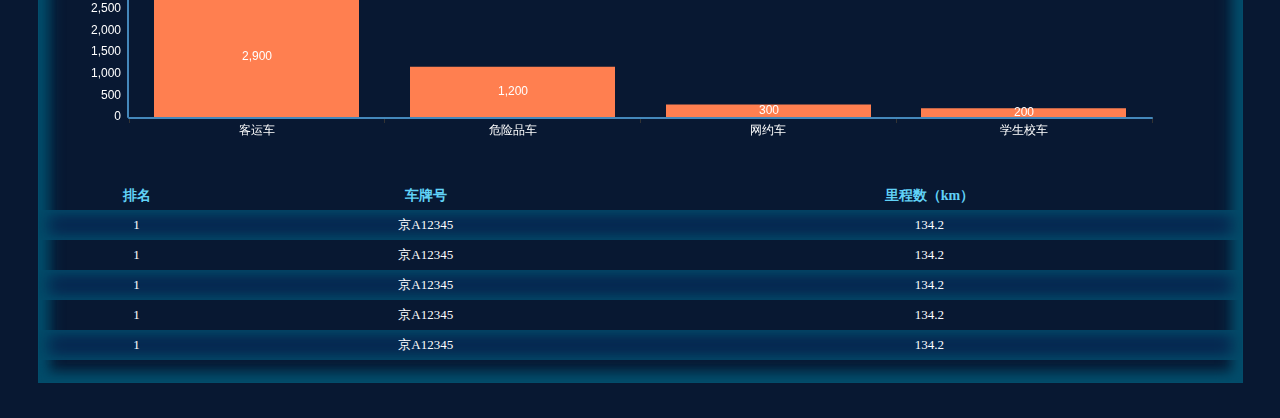
<file: static.html>
<!DOCTYPE html>
<html lang="en">
<head>
    <!--青岛研锦网络科技有限公司   版权所有-->
    <meta charset="UTF-8">
    <title>统计分析界面</title>
    <link rel="stylesheet" href="css/base.css">
</head>
<body>
<!--顶部-->
<header class="header left">
    <div class="left nav">
        <ul>
            <li ><i class="nav_1"></i><a href="index.html">数据概览</a> </li>
            <li><i class="nav_2"></i><a href="carContrl.html">车辆监控</a> </li>
            <li><i class="nav_3"></i><a href="map.html">地图界面</a> </li>



        </ul>
    </div>
    <div class="header_center left">
        <h2><strong>xx区智慧旅游综合服务平台</strong></h2>
        <p class="color_font"><small>Comprehensive service platform for smart tourism</small></p>
    </div>
    <div class="right nav text_right">
        <ul> <li class="nav_active"><i class="nav_7"></i><a href="static.html">查询统计</a> </li>
            <li><i class="nav_8"></i><a href="message.html">信息录入</a> </li>
            <li><i class="nav_4"></i><a href="table1.html">表格界面</a> </li>
        </ul>
    </div>
    <!--<nav class="left nav">-->
    <!--<ul>-->
    <!--<li class="nav_active"><i class="nav_1"></i><a href="index.html">数据概览</a> </li>-->
    <!--<li><i class="nav_2"></i><a href="carContrl.html">车辆监控</a> </li>-->
    <!--<li><i class="nav_3"></i><a href="map.html">地图界面</a> </li>-->
    <!--<li><i class="nav_4"></i><a href="javascript:void(0)">表格界面</a><ul class="li_ul">-->
    <!--<li><a href="table1.html">表格一</a> </li>-->
    <!--<li><a href="table2.html">表格二</a> </li>-->

    <!--</ul> </li>-->
    <!--&lt;!&ndash;<li><i class="nav_5"></i><a href="#">车载视频</a> </li>&ndash;&gt;-->
    <!--&lt;!&ndash;<li><i class="nav_6"></i><a href="#">视频监控</a> </li>&ndash;&gt;-->
    <!--<li><i class="nav_7"></i><a href="static.html">查询统计</a> </li>-->
    <!--<li><i class="nav_8"></i><a href="message.html">信息录入</a> </li>-->
    <!--</ul>-->
    <!--</nav>-->
</header>
<!--内容部分-->
<div class="con left">
    <!--选择时间-->
    <div class="static_top left">
        <i></i><span>统计概况</span>
    </div>
    <!--数据总概-->
    <div class="stiatic_top_con left">

<table>
    <tr>
        <td class="labe_td">总概：</td>
        <td colspan="3" class="sky">拥有车辆数123456台，车辆整体情况比较良好，但违法纪律数也很多，应该着重改善驾驶人员交通法律法规教育！</td>
    </tr>
    <tr>
        <td class="labe_td">新进车辆：</td>
        <td>33987台</td>
        <td class="labe_td">违法车辆：</td>
        <td class="org">33987台</td>
    </tr>
    <tr>
        <td class="labe_td">报废车辆：</td>
        <td class="red">33987台</td>
        <td class="labe_td">报废车辆：</td>
        <td>33987台</td>
    </tr>
</table>

    </div>
    <!--统计分析图-->
    <div class="static_top left">
        <i></i><span>统计分析一</span>
    </div>
    <div class="div_any">
        <div class="left div_any03">
            <div class="div_any_child01 left">
                <div class="div_any_title"><img src="img/title_1.png">车辆类型统计 </div>
                <p id="char1" class="p_chart"></p>
                <div class="char_table"><div class="table_p table_p01">
                    <table>
                        <thead><tr>
                            <th>排名</th>
                            <th>车牌号</th>
                            <th>里程数（km）</th>
                        </tr>
                        </thead>
                        <tbody>
                        <tr><td>1</td><td>京A12345</td><td>134.2</td></tr>
                        <tr><td>1</td><td>京A12345</td><td>134.2</td></tr>
                        <tr><td>1</td><td>京A12345</td><td>134.2</td></tr>
                        <tr><td>1</td><td>京A12345</td><td>134.2</td></tr>
                        <tr><td>1</td><td>京A12345</td><td>134.2</td></tr>
                        </tbody>
                    </table>
                </div></div>

            </div>
            <div class="div_any_child01 left">
                <div class="div_any_title"><img src="img/title_2.png">车辆状态统计 </div>
                <p id="char2" class="p_chart"></p>
                <div class="char_table"><div class="table_p table_p01">
                    <table>
                        <thead><tr>
                            <th>排名</th>
                            <th>车牌号</th>
                            <th>里程数（km）</th>
                        </tr>
                        </thead>
                        <tbody>
                        <tr><td>1</td><td>京A12345</td><td>134.2</td></tr>
                        <tr><td>1</td><td>京A12345</td><td>134.2</td></tr>
                        <tr><td>1</td><td>京A12345</td><td>134.2</td></tr>
                        <tr><td>1</td><td>京A12345</td><td>134.2</td></tr>
                        <tr><td>1</td><td>京A12345</td><td>134.2</td></tr>
                        </tbody>
                    </table>
                </div></div>
            </div>
        </div>

        <div class="static_top left">
            <i></i><span>统计分析一</span>
        </div>
        <div class="right div_any03">
            <div class="div_any_child01 left">
                <div class="div_any_title"><img src="img/title_4.png">车辆行驶统计 </div>
                <p id="char3" class="p_chart"></p>
                <div class="char_table"><div class="table_p table_p01">
                    <table>
                        <thead><tr>
                            <th>排名</th>
                            <th>车牌号</th>
                            <th>里程数（km）</th>
                        </tr>
                        </thead>
                        <tbody>
                        <tr><td>1</td><td>京A12345</td><td>134.2</td></tr>
                        <tr><td>1</td><td>京A12345</td><td>134.2</td></tr>
                        <tr><td>1</td><td>京A12345</td><td>134.2</td></tr>
                        <tr><td>1</td><td>京A12345</td><td>134.2</td></tr>
                        <tr><td>1</td><td>京A12345</td><td>134.2</td></tr>
                        </tbody>
                    </table>
                </div></div>
            </div>
            <div class="div_any_child01 left">
                <div class="div_any_title"><img src="img/title_5.png">车辆报警统计 </div>
                <p id="char4" class="p_chart"></p>
                <div class="char_table"><div class="table_p table_p01">
                    <table>
                        <thead><tr>
                            <th>排名</th>
                            <th>车牌号</th>
                            <th>里程数（km）</th>
                        </tr>
                        </thead>
                        <tbody>
                        <tr><td>1</td><td>京A12345</td><td>134.2</td></tr>
                        <tr><td>1</td><td>京A12345</td><td>134.2</td></tr>
                        <tr><td>1</td><td>京A12345</td><td>134.2</td></tr>
                        <tr><td>1</td><td>京A12345</td><td>134.2</td></tr>
                        <tr><td>1</td><td>京A12345</td><td>134.2</td></tr>
                        </tbody>
                    </table>
                </div></div>
            </div>
        </div>
        <div class="static_top left">
            <i></i><span>统计分析一</span>
        </div>

        <div class="right div_any03">

            <div class="div_any_child01 left div_any_child01_wh">
                <div class="div_any_title"><img src="img/title_5.png">车辆报警统计 </div>
                <p id="char5" class="p_chart"></p>
                <div class="char_table"><div class="table_p table_p01">
                    <table>
                        <thead><tr>
                            <th>排名</th>
                            <th>车牌号</th>
                            <th>里程数（km）</th>
                        </tr>
                        </thead>
                        <tbody>
                        <tr><td>1</td><td>京A12345</td><td>134.2</td></tr>
                        <tr><td>1</td><td>京A12345</td><td>134.2</td></tr>
                        <tr><td>1</td><td>京A12345</td><td>134.2</td></tr>
                        <tr><td>1</td><td>京A12345</td><td>134.2</td></tr>
                        <tr><td>1</td><td>京A12345</td><td>134.2</td></tr>
                        </tbody>
                    </table>
                </div></div>
            </div>
        </div>
    </div>


</div>
<!--青岛研锦网络科技有限公司   版权所有-->
<script src="js/jquery/jQuery-2.2.0.min.js"></script>
<script src="js/echarts-all.js"></script>
<script src="js/base.js"></script>
<script src="js/static.js"></script>

</body>
</html>
</file>
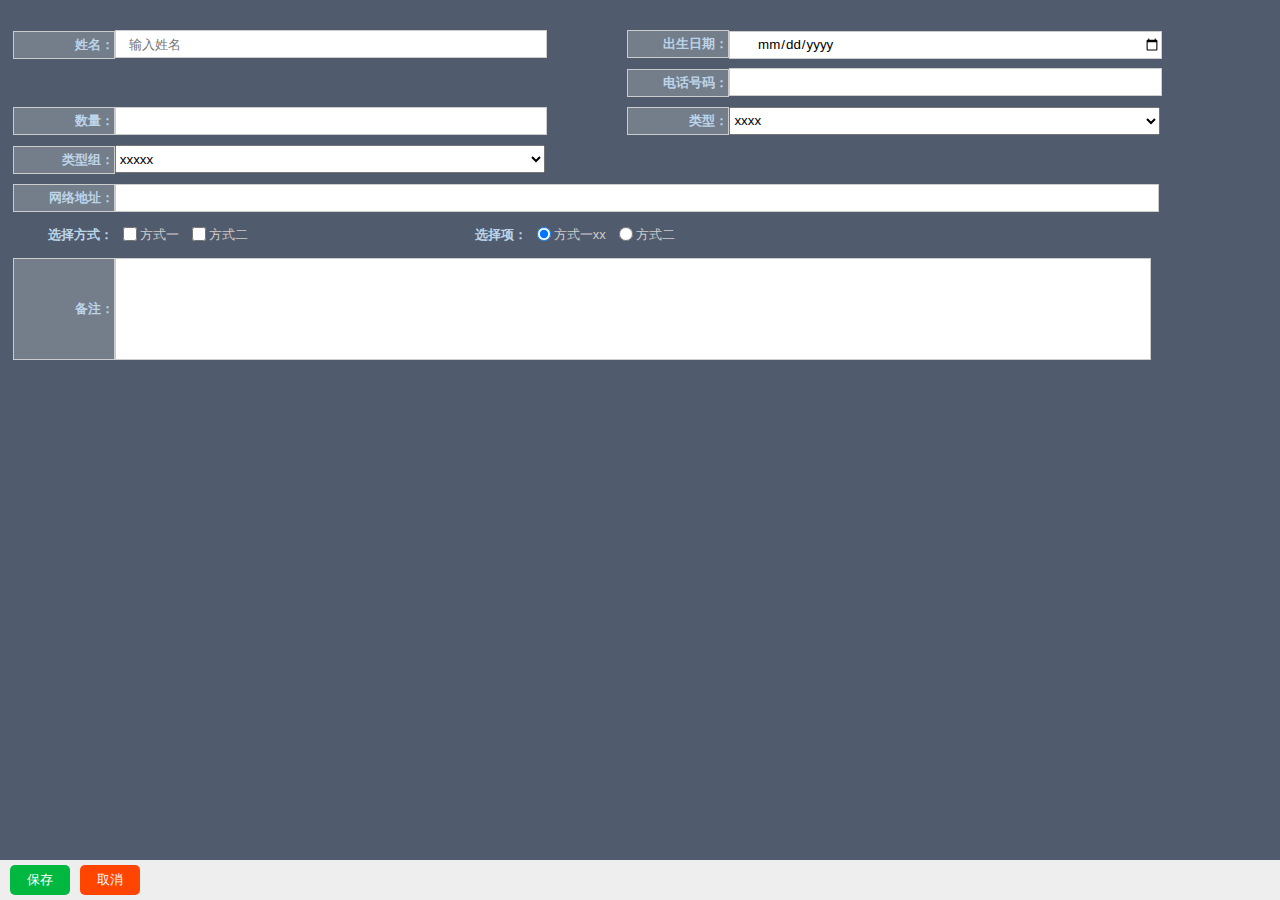
<file: tail_sm.html>
<!DOCTYPE html>
<html lang="en">
<head>
    <meta charset="UTF-8">
    <title>详情-简单</title>
    <link rel="stylesheet" href="css/tail.css">
</head>
<body class="body">
<section class="sm_section">
    <form>
        <div class="tail_div">
            <div class="left tail_div_min">
                <label>姓名：</label><input type="text" placeholder="输入姓名"/>
            </div>
            <div class="left tail_div_min">
                <label>出生日期：</label><input type="date"  />
            </div>
        </div>
        <div class="tail_div">
            <div class="left tail_div_min">
                <label>电话号码：</label><input type="tel" />
            </div>
            <div class="left tail_div_min">
                <label>数量：</label><input type="number"  />
            </div>
        </div>
        <div class="tail_div">
            <div class="left tail_div_min">
                <label>类型：</label><select><option>xxxx</option></select>
            </div>
            <div class="left tail_div_min">
                <label>类型组：</label><select>
                <optgroup label="标题">
                    <option>xxxxx</option>
                </optgroup>
            </select>
            </div>
        </div>
        <div class="tail_div">
            <div class="tail_div_max left">
                <label>网络地址：</label><input type="url">
            </div>
        </div>
        <div class="tail_div">
            <div class="left tail_div_xm"><label class="noLable">选择方式：</label><input type="checkbox"/><span>方式一</span>
                <input type="checkbox"/><span>方式二</span>

            </div>
            <div class="left tail_div_xm"><label class="noLable">选择项：</label><input type="radio" name="yes" checked/><span>方式一xx</span>
                <input type="radio" name="yes"/><span>方式二</span>

            </div>
            <div class="left tail_div_xm">
                <!--<label class="noLable">选择文件：</label><input type="file"/>-->

            </div>
            <div class="tail_div">
                <div class="tail_div_max left">
                    <label class="max_textarea_lable">备注：</label><textarea></textarea>
                </div>
            </div>
        </div>

<div class="div_foot"><button class="save_but">保存</button><button class="close_but" onclick="can()">取消</button></div>
    </form>
</section>
<script src="js/jquery/jQuery-2.2.0.min.js"></script>
<script>
    function can(){

        var index =parent.layer.getFrameIndex(window.name);

        parent.layer.close(index);
    }
</script>

</body>
</html>
</file>
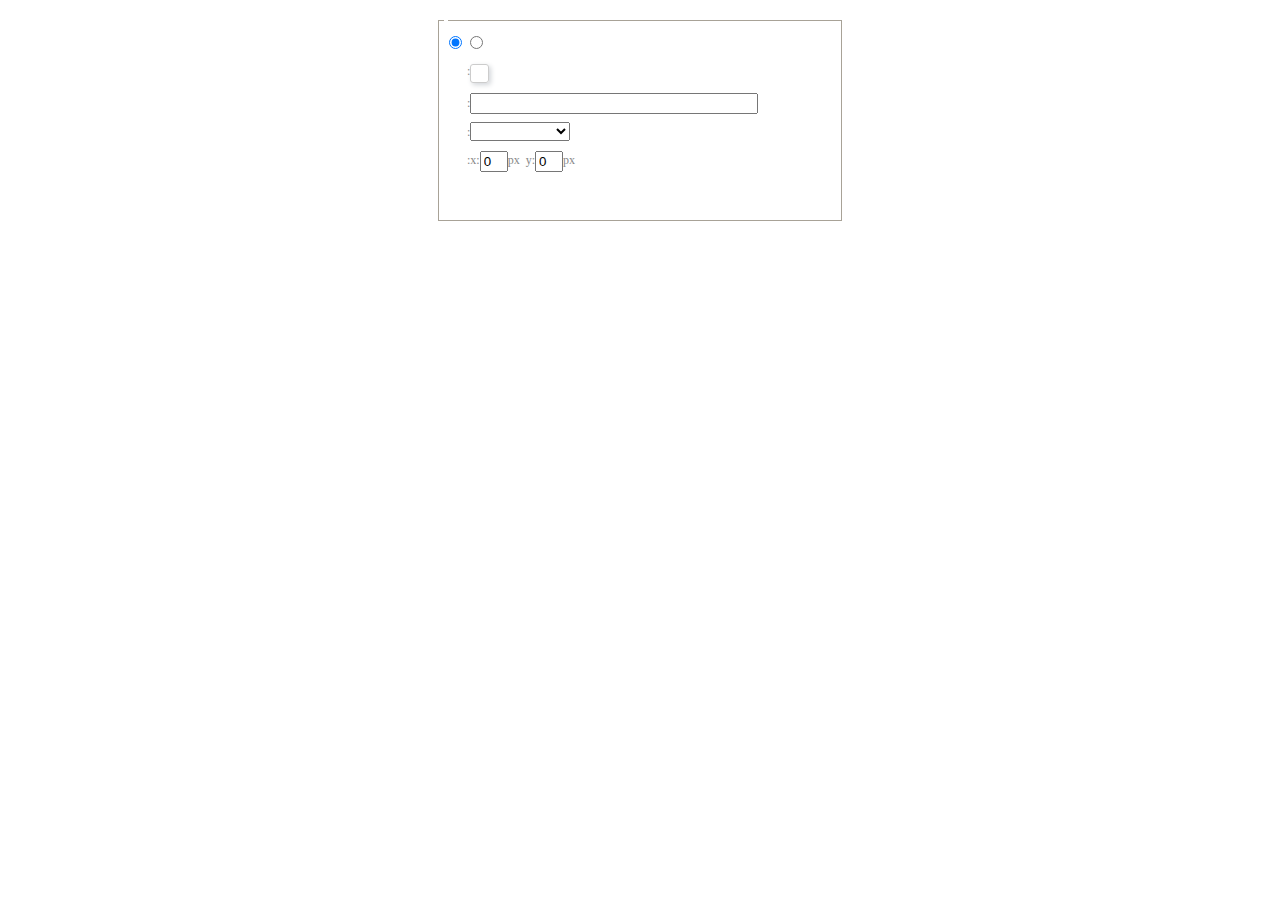
<file: js/utf8-php/dialogs/background/background.html>
<!DOCTYPE HTML>
<html>
<head>
    <meta http-equiv="Content-Type" content="text/html;charset=utf-8"/>
    <script type="text/javascript" src="../internal.js"></script>
    <link rel="stylesheet" type="text/css" href="background.css">
</head>
<body>
    <div id="bg_container" class="wrapper">
        <div id="tabHeads" class="tabhead">
            <span class="focus" data-content-id="normal"><var id="lang_background_normal"></var></span>
            <span class="" data-content-id="imgManager"><var id="lang_background_local"></var></span>
        </div>
        <div id="tabBodys" class="tabbody">
            <div id="normal" class="panel focus">
                <fieldset class="bgarea">
                    <legend><var id="lang_background_set"></var></legend>
                    <div class="content">
                        <div>
                            <label><input id="nocolorRadio" class="iptradio" type="radio" name="t" value="none" checked="checked"><var id="lang_background_none"></var></label>
                            <label><input id="coloredRadio" class="iptradio" type="radio" name="t" value="color"><var id="lang_background_colored"></var></label>
                        </div>
                        <div class="wrapcolor pl">
                            <div class="color">
                                <var id="lang_background_color"></var>:
                            </div>
                            <div id="colorPicker"></div>
                            <div class="clear"></div>
                        </div>
                        <div class="wrapcolor pl">
                            <label><var id="lang_background_netimg"></var>:</label><input class="txt" type="text" id="url">
                        </div>
                        <div id="alignment" class="alignment">
                            <var id="lang_background_align"></var>:<select id="repeatType">
                                <option value="center"></option>
                                <option value="repeat-x"></option>
                                <option value="repeat-y"></option>
                                <option value="repeat"></option>
                                <option value="self"></option>
                            </select>
                        </div>
                        <div id="custom" >
                            <var id="lang_background_position"></var>:x:<input type="text" size="1" id="x" maxlength="4" value="0">px&nbsp;&nbsp;y:<input type="text" size="1" id="y" maxlength="4" value="0">px
                        </div>
                    </div>
                </fieldset>

            </div>
            <div id="imgManager" class="panel">
                <div id="imageList" style=""></div>
            </div>
        </div>
    </div>
    <script type="text/javascript" src="background.js"></script>
</body>
</html>
</file>
<file: css/base.css>
/*青 岛 研 锦 网 络 科 技 有 限 公 司   版权所有*/
*{
    margin: 0;
    padding: 0;
    list-style: none;
    text-decoration: none;
}
/* CSS Document */
::-webkit-scrollbar-track{border-radius: 10px;-webkit-box-shadow: inset 0 0 6px rgba(0,0,0,0);}/*滚动条的滑轨背景颜色*/
::-webkit-scrollbar-thumb{background-color: rgba(0,0,0,0.05);border-radius: 10px;-webkit-box-shadow: inset 1px 1px 0 rgba(75, 75, 75, 0.58);}/*滑块颜色*/
::-webkit-scrollbar-thumb{background-color: rgba(0,0,0,0.2);border-radius: 10px;-webkit-box-shadow: inset 1px 1px 0 rgba(48, 48, 48, 0.92);}
::-webkit-scrollbar{width: 16px;height: 16px;}/* 滑块整体设置*/
::-webkit-scrollbar-track,
::-webkit-scrollbar-thumb{border-radius: 999px;border: 5px solid transparent;}
::-webkit-scrollbar-track{box-shadow: 1px 1px 5px rgba(0,0,0,.2) inset;}
::-webkit-scrollbar-thumb{min-height: 20px;background-clip: content-box;box-shadow: 0 0 0 5px rgba(0,0,0,.2) inset;}
::-webkit-scrollbar-corner{background: transparent;}/* 横向滚动条和纵向滚动条相交处尖角的颜色 */

body{
    font-size: 100%;
}
a:hover{
    text-decoration: none;
}
.left{
    float: left;
}
.right{
    float: right;
}
.clear{
    clear: both;
}

.text_right{
    text-align: right;
}
.header{
    width: 100%;
    height: 80px;
    background-color: #030829;

}
.header_center{
    width: 30%;
    margin: 0px auto;
    color: #FFFFff;
    text-align: center;
    height: 80px;
    background-image: url("../img/logoBg.png");
    background-size: 100% 100%;
    font-family: "微软雅黑"!important;


}
.header_center h2{
   margin-top: 10px !important;
    margin-bottom: 10px; !important;
    font-size: 18px !important;

}
.color_font{
    color: #e8f7fe !important;
    font-size: 12px !important;
}
.header_logo{
    margin-left: 1%;
    margin-top: 12px;

}
.header_logo img{
    height: 56px;
}
.nav{

    width: 35%;
}
.nav>ul{

}
.nav>ul>li{
    display: inline-block;
    width: 120px;
    text-align: center;
    height: 50px;
    position: relative;
    line-height: 50px;
    margin-top: 15px;
    box-sizing: border-box;
    /*box-shadow: -5px 0px 5px #034c6a inset, !*å·¦è¾¹é˜´å½±*!*/
    /*0px -5px 15px #034c6a inset, !*ä¸Šè¾¹é˜´å½±*!*/
    /*5px 0px 15px #034c6a inset, !*å³è¾¹é˜´å½±*!*/
    /*0px 5px 15px #034c6a inset;*/


    border-radius: 5px;

}
.nav>ul>li:hover{
    box-shadow: -10px 0px 15px #034c6a inset, /*å·¦è¾¹é˜´å½±*/
    0px -10px 15px #034c6a inset, /*ä¸Šè¾¹é˜´å½±*/
    10px 0px 15px #034c6a inset, /*å³è¾¹é˜´å½±*/
    0px 10px 15px #034c6a inset;

    box-sizing: border-box;
}
.nav>ul>li i{
    width: 16px;
    height: 16px;
    display: inline-block;
    position: relative;
    top:3px;
    margin-right: 5px;
}
.nav>ul>li>a{
    color: #ffffff;
    /*display: inline-block;*/
    /*padding: 0 15px 0 5px;*/
    font-size: 14px;
}
/*.nav>ul>li:hover .li_ul{*/
    /*display: block;*/
/*}*/

.li_ul{
    position: absolute;
    background-color: #030829;
    width: 100%;
    /*border-top:4px solid #4b8df8;*/
    display: none;
    z-index: 999;

}
.li_ul li{
    line-height: 40px !important;
}
.li_ul li:hover{
    background-color: #4b8df8;
}
.li_ul li a{
    color: #ffffff;
    font-size: 13px;
}

.nav_1{
     background-image: url("../img/nav_1.png");
 }
.nav_2{
    background-image: url("../img/nav_2.png");
}
.nav_3{
    background-image: url("../img/nav_3.png");
}
.nav_4{
    background-image: url("../img/nav_4.png");
}
.nav_5{
    background-image: url("../img/nav_5.png");
}
.nav_6{
    background-image: url("../img/nav_6.png");
}
.nav_7{
    background-image: url("../img/nav_7.png");
}
.nav_8{
    background-image: url("../img/nav_9.png");
}
.nav_active{
    border-bottom: 4px solid #4b8df8;
    box-shadow: -10px 0px 15px #034c6a inset, /*å·¦è¾¹é˜´å½±*/
    0px -10px 15px #034c6a inset, /*ä¸Šè¾¹é˜´å½±*/
    10px 0px 15px #034c6a inset, /*å³è¾¹é˜´å½±*/
    0px 10px 15px #034c6a inset;

    box-sizing: border-box;
}
.con{
    width: 100%;
    background-color: #081832;
    padding-top: 20px;
    padding-bottom: 20px;
}
.con1{
    width: 100%;
    background-color: #081832cc;
    /*padding-bottom: 4px;*/
    box-sizing: border-box;
    overflow: auto;

;
}
.find_expend{
    display: none;
}
.con1::before{
    content: "";
    display: block;
    clear: both;
    visibility: hidden;
    height: 0;
}
.select_time{
    width: 140px;
    height: 36px;

    margin-bottom: 25px;
    margin-left: 1%;
   padding-left: 20px;
 ;

}
.select_time img{
    height: 18px;
    margin-top: 9px;
}
.select_time input{
    border: none;
    background-color: transparent;
    width: 80px;
    height: 20px;
   top:-5px;
    margin-left: 10px;
    position: relative;
    text-indent: 1em;
    outline: none;
}
.con_div{
    height: 110px;
    width: 98%;
    margin-left: 1%;
    margin-bottom: 25px;
}
.con_div_text{
    height: 100%;
    background-color: #034c6a;
    width: 32%;
    margin-right: 1.3%;
}
.con_div_text01{
    width: 50%;
    height: 100%;
}
.text01_img{
    width: 40px;
    height: 40px;
    margin-left: 5%;
  margin-top: 35px;
}
.text01_div{
    margin-top: 15px;
    margin-left: 5%;
    text-align: center;

}
.text01_div p{
    line-height: 35px;
}
.text01_div p:nth-child(1){
    font-size: 13px;
    color: #ffffff;
}
.text01_div p:nth-child(2){
    font-size: 28px;
    color: #ffff43;
    font-weight: 600;

}
.red{
    color: red !important;
}
.sky{
    color: #25f3e6 !important;
}
.org{
    color: #ff4e4e !important;
}
.div_any{
    width: 98%;
    margin-left: 1%;
    margin-bottom: 25px;
    height: 610px;
}
.div_any01{
    width: 23%;
    margin-right: 2%;
}
.div_any02{
    width: 48%;
    margin-right: 2%;
}
.div_any03{
    width: 98%;
   margin: 15px auto;

}
.div_any_child{
    width: 100%;
    height: 280px;
    box-shadow: -10px 0px 15px #034c6a inset, /*å·¦è¾¹é˜´å½±*/
    0px -10px 15px #034c6a inset, /*ä¸Šè¾¹é˜´å½±*/
    10px 0px 15px #034c6a inset, /*å³è¾¹é˜´å½±*/
    0px 10px 15px #034c6a inset;
    border: 1px solid #034c6a;
    box-sizing: border-box;
    position: relative;
    margin-top: 25px;
}
.div_any_child01{
    width: 48%;

    box-shadow: -10px 0px 15px #034c6a inset, /*å·¦è¾¹é˜´å½±*/
    0px -10px 15px #034c6a inset, /*ä¸Šè¾¹é˜´å½±*/
    10px 0px 15px #034c6a inset, /*å³è¾¹é˜´å½±*/
    0px 10px 15px #034c6a inset;
    border: 1px solid #034c6a;
    box-sizing: border-box;
    position: relative;
    margin-right: 2%;

}
.div_any_child01_wh{
    width: 98% !important;
}
.div_height01{
    height: auto !important;
    padding: 5px;
}
.char_table{
    height: 200px;
}
.p_chart{
    height: 250px;

    padding: 5px 10px;

    margin-top: 15px;

}
#map_div{
    width: 96%;
    height: 94%;


    margin: 4% auto;

}
.div_height{
    height:586px !important;
}
.div_any_title{
    background-color: #034c6a;
    border-radius: 18px;
    position: absolute;
    height: 35px;
    width: 60%;
    top:-15px;
    color: #ffffff;
    font-weight: bold;
    font-size: 16px;
    left: 20%;
    line-height: 35px;
    text-align: center;
}
.div_any_title img{
    width: 18px;
    height: 18px;
    position: relative;
    top:2px;
    margin-right: 5px;
}
.any_title_width{
    width: 30% !important;
    left: 35% !important;
}
.div_table{
    width: 98%;
    margin-left: 1%;
    margin-bottom: 25px;
    height: 280px;
}
.div_table_box{
    width: 23%;
    margin-right: 2%;
}
.table_p{
    height: 93%;
    margin-top: 7%;
    position: relative;


}.table_p01{
     height:auto !important;
     margin-top: 0!important;
     position: relative;


 }
.table_p01 table td{
    padding: 6px 0;
}
.table_p table{
    width: 100%;
    height: 100%;
    border-collapse: collapse;

    position: absolute;
    text-align: center;
}
.table_p table thead th{
    color: #61d2f7;
    font-size: 14px;
    font-weight: 600;
    padding-top: 5px;
    padding-bottom: 5px;
}
.table_p table tbody{
    color: #ffffff;
   font-size: 13px;
}
.table_p table tbody tr:nth-child(2n+1){
    background-color: #072951;
    box-shadow: -10px 0px 15px #034c6a inset,
    10px 0px 15px #034c6a inset;
}

.car_left{
    width: 18%;
    height: 100%;
    background-color:  #081832;
}
.car_center{

    height: 100%;
    background-color:  #081832;
    width: 50.5%;
    margin-left: 0.5%;
}
.car_center video{
    width: 49.5%;
    height: 49%;


    box-sizing: border-box;
    box-shadow: -10px 0px 15px #034c6a inset,
    10px 0px 15px #034c6a inset;
    float: left;
}
.magin_top{
    margin-top: 1%;
}
.magin_left{
    margin-left: 1%;
}
.car_right{
    width: 31%;
    height: 100%;
}
.text_center{
    text-align: center;
}
.carNo_input{
    width: 75%;
    height: 25px;
    margin-top: 5px;
    margin-bottom: 5px;
    text-indent: 2em;
    margin-left: 5%;

    border:1px solid #072951;
border-radius: 3px;
}
.find_but{
    height: 25px;
    background-image: url("../img/find.png");
    width: 25px;
    background-repeat: no-repeat;
    background-size: 100% 100%;
    position: relative;
    top:8px;
    border:none;
    background-color: transparent;
}
.find_but1{
    height: 25px;
    background-image: url("../img/find.png");
    width: 25px;
    background-repeat: no-repeat;
    background-size: 100% 100%;
    position: relative;
    top:8px;
    border:1px solid #4b8df8;
    background-color: transparent;
}
.set_list{
    padding: 10px 5%;
    color: #eee;
    font-size: 14px;
}
.list_i{
    width: 16px;
    height: 16px;
    display: inline-block;

    background-image: url("../img/nav_1.png");
    top:3px;
    position: relative;
}
.left_up{

    height: 58%;

}
.left_table{

    height: 98%;

    border-radius: 5px;
    width:18%!important;
    background-color:  #081832;


}
.right_table{
    height: 98%;

    border-radius: 5px;
    width:81.5%!important;
    background-color:  #081832;
    margin-left: 0.5%;
}
.center_table{
    height: 100%;
    border-radius: 5px;
    width:100%;
    background-color:  #081832;
   margin: 0 auto;
}
.bow_shadow{
    box-shadow: -8px 0px 10px #034c6a inset,
    8px 0px 10px #034c6a inset;
    width: 100%;
    box-sizing: border-box;
}

.ztree li a{
    color: #FFFFff !important;
}
.left_down{
    height: 40%;
    margin-top: 2%;
}
.tab_a{
    width: 45%;
    height: 30px;
    line-height: 30px;
    color: #FFFFff;
    background-color: #667fa7;
    display: inline-block;
    margin-right: 1%;
    margin-top: 5px;
    font-size: 14px;
}
.tab_aActive{
    background-color:#034c6a !important;
    font-weight: 600;
}
.car_content{
    margin-left: 5%;

    font-size: 13px;
    color: #eeeeee;
}
.car_content p{
    padding-top: 5px;
    padding-bottom: 5px;
}
.table2_find{
    background-color: #072951;
    box-shadow: -10px 0px 15px #034c6a inset, 10px 0px 15px #034c6a inset;
    width: 100%;
    padding: 5px 0;
    color: #FFFFff;
}


.table2_find input[type=text]{
    background-color: transparent;
    width: 16%;
    height: 24px;
    border-radius: 3px;
    text-indent: 1em;
    border:1px solid #7EC4CC;

}


.table_find{
    width: 100%;
    padding: 8px 0;
    border-bottom: 2px solid #a5c5f83b;
    font-size: 13px;
}
.more_find{

    cursor: pointer;
    position: relative;
    top:5px;
}
.table_find .glyphicon{
    margin-right: 5px;
}
.table_find button{
    padding: 4px 10px;
}
.table_find p{
    margin-top: 8px;
}
.table_find label{

    color: #eeeeee;

    width: 8%;
    display: inline-block;
    text-align: right;

}
.table_find input[type=text],.table_find input[type=date]{
    width: 16%;
    height: 24px;
    border-radius: 3px;
    text-indent: 1em;
    border:1px solid#4b8df8;
    background-color: #cccccc4f;
}
.table_find select{
    width: 12%;
    height: 24px;
    border-radius: 3px;
    text-indent: 1em;
    border:1px solid #4b8df8;
    background-color: #cccccc4f;
}
.table_find input[type=checkbox]{
    width: 14px;
    height: 14px;
    position: relative;
    top:3px;
    margin-right: 5px;
}
.table_find span{
    color: #b2cbf3;

    margin-right: 2%;
}
.find_button{
    width: 5%;
    height: 26px;
    border: none;
    border-radius: 2px;
    background-color: #4b8df8;
    color: #FFFFff;
    font-size: 14px;

}
.table2_style{
    color: #FFFFff;
    border: none !important;
    font-size: 13px;
}
.table2_style a{
    margin-right: 10px;
}
.table2_style tbody tr:nth-child(2n+1){
    background-color: #072951;
   border-left: 4px solid #4b8df8;;
}
.table2_style thead tr{
    color: #FFFFff;
   background-color:#4b8df8;
}
.table2_style td{
    border: none !important;
}
.table2_style thead th{
    border-bottom: none !important;
}
.table2_style tbody tr:nth-child(2n):hover{
    /*color: #072951;*/
    background-color: rgba(75, 141, 248, 0.65);

}
.table_style{
    color: #FFFFff;
    box-shadow: -8px 0px 10px #034c6a inset,
    8px 0px 10px #034c6a inset;
    border: none !important;
    font-size: 13px;
}
.table_style a{
    margin-right: 10px;
}
.table_style td{
    border: none !important;
}
.table_style tbody tr:nth-child(2n+1){
    background-color: #072951;
    box-shadow: -10px 0px 15px #034c6a inset,
    10px 0px 15px #034c6a inset;
}
.table_style thead tr{
    color: #4b8df8;
}
.table_style thead th{
    border-bottom: none !important;
}
.table_style tbody tr:nth-child(2n):hover{
    /*color: #072951;*/
    background-color: rgba(75, 141, 248, 0.12);
}
.table_div{
    margin-top: 10px;
    color: #FFFFff;
}
.table_but{
    text-align: right;
    font-size: 13px;
    padding-bottom: 5px;
    padding-top: 10px;

}
.table_but a{
    margin-right: 15px;
    color: #FFFFff;
}
.table_but a i{
    margin-right: 5px;
}
.table_del{
    color: orangered;
}
.table_edit{
    color: #0D8BBD;
}
.span_left{
    padding: 5px;
}
/*地图界面样式*/
.map_con{
    width: 100%;
    padding: 0;
    background-color: #081832cc;
}
.map_left{
    width: 79%;
    height: 100%;


}
.map_right{
    width: 20.5%;
    height: 100%;
    background-color: #081832;
}
.map_box{
    width: 100%;
    height: 100%;

}
.map_top{
    position: absolute;
    top:80px;
    left: 0;
    height: 35px;
    width: 79%;
    border-bottom: 1px solid #4b8df8;
    background-color: rgba(255, 255, 255, 0.84);
    z-index: 99;
}
.map_top>ul{
    list-style: none;
    font-size: 14px;
    float: right;
}
.map_top>ul>li{
    display: inline-block;
    line-height: 35px;
    padding: 0 10px;
}
.map_top>ul>li i{
    margin-right: 5px;
}
.map_top>ul>li a{
    color: #2E2D3C;
}
.map_top>ul .active,.map_top>ul>li .active{
    color: #0D8BBD;
}
/*青 岛 研 锦 网 络 科 技 有 限 公 司   版权所有*/
.map_select{
    position: fixed;
    top:160px;
    right: 21.5%;
    box-shadow: -10px 0px 15px #034c6a inset, /*å·¦è¾¹é˜´å½±*/
    0px -10px 15px #034c6a inset, /*ä¸Šè¾¹é˜´å½±*/
    10px 0px 15px #034c6a inset, /*å³è¾¹é˜´å½±*/
    0px 10px 15px #034c6a inset;
    border: 1px solid #034c6a;
    width: 120px;
    height: 180px;
    border-radius: 5px;
    background-color: #081832e3;
}
.map_select p{
    padding: 8px 15px;
    color: #FFFFff;
    font-size: 14px;
}
.map_select p input[type=checkbox]{
    width: 15px;
    height: 15px;
    position: relative;
    top:3px;
    margin-right: 10px;
}
.map_right_top{
    width: 100%;
    height: 35px;

    background-color: #034c6a;
}
.map_right_top>ul>li{
    list-style: none;
    display: inline-block;
    line-height: 35px;
    font-size: 14px;
    text-align: center;
    width: 32%;
    color: #FFFFff;
    cursor: pointer;
}
.map_right_top>ul>li.li_active{
    background-color: #0D8BBD;
}
.map_chart{
    width: 100%;
    height: 250px;



    box-sizing: border-box;
    position: relative;
    margin-top: 25px;
}
.map_con{
    width: 100%;
}
.map_con_div{
    display: none;
}
.map_work{
    margin-top: 5px;
    border-top:1px solid #0D8BBD;;
}
.map_work>ul>li{
    list-style: none;
    display: inline-block;
    width: 32%;
    text-align: center;
    margin-top: 10px;
    margin-bottom: 10px;
    cursor: pointer;
    padding: 10px 0;

}
.map_work>ul>li:hover{
    box-shadow: -10px 0px 15px #034c6a inset, /*å·¦è¾¹é˜´å½±*/
    0px -10px 15px #034c6a inset, /*ä¸Šè¾¹é˜´å½±*/
    10px 0px 15px #034c6a inset, /*å³è¾¹é˜´å½±*/
    0px 10px 15px #034c6a inset;
}
.map_work>ul>li .img_div{
    width: 28px;
    height: 24px;
    margin: 0 auto;

}
.img_div01{

    background: url(../img/map_photo.png) no-repeat;
    background-position: -126px -73px;
}
.img_div02{
    background: url(../img/map_photo.png) no-repeat;
    background-position:  -98px -122px;

}
.img_div_text{
    color: #FFFFff;
    margin-top: 8px;
    font-size: 13px;
}
.back_i{
    position: relative;
    top:2px;
    margin-right: 5px;
}
.map_resList{
    width: 96%;
    margin: 0 auto;
    font-size: 13px;
    display: none;
}
.map_resList>ul>li{
    list-style: none;
    margin-top: 8px;
}
.map_resList>ul>li p{
    padding: 5px 0;
    color: #eeeeee;
}
.map_resList>ul>li a{
    margin-right: 6px;
}
.map_resList>ul>li a img{
    width: 16px;

}
.map_resList>ul>li:nth-child(2n+1){
    background-color: #0d8bbd36;
}
/*统计分析界面样式*/
.static_top{
    width: 140px;
    height: 36px;
    line-height: 36px;
    background-color: #04425f;
    margin-bottom: 25px;
    margin-left: 1%;
    padding-left: 20px;
    border-radius: 1px;
    box-shadow: 0px 3px 3px #61d2f7;

}
.static_top i{
    width: 16px;
    height: 16px;
    display: inline-block;
    position: relative;
    background-image: url("../img/nav_7.png");
    background-repeat: no-repeat;
    margin-right: 6px;
    top:1px;
}
.static_top span{
    color: #25f3e6;
}
.stiatic_top_con{
    background-color: #034c6a;
    width: 96%;
    margin-left: 1%;
    margin-bottom: 25px;
    padding: 10px 1%;
    border-radius: 5px;
}
.stiatic_top_con table{
    width: 100%;
    border-collapse: collapse;
}
.stiatic_top_con table td{
    color: #FFFFff;
    padding: 5px;
    font-size: 13px;
    border:1px solid #485f849c;
}
.stiatic_top_con table .labe_td{
    color: #61d2f7;
    font-size: 14px;
    width: 120px;
    text-align: right;
}
.layui-layer-title{
    /*box-shadow: -8px 0px 10px #034c6a inset,*/
    /*8px 0px 10px #034c6a inset;*/
    background-color: #081832d4 !important;
    color: #FFFFff !important;
    border-bottom: 3px solid #4b8df8 !important;
    box-sizing: border-box;
}
</file>
<file: css/tail.css>
/*青 岛 研 锦 网 络 科 技 有 限 公 司   版权所有*/
*{
    margin: 0;padding: 0;font-family: "Helvetica Neue", Helvetica, Arial, sans-serif;
}
.body{
    background-color: #081832b5;
}
.body1{
    background-color: #081832;
}
.sm_section{
    margin: 10px auto;
}
.left{
    float: left;
}
.right{
    float: right;
}
.tail_div{
    padding: 10px 1%;
    font-size: 13px;
}
.tail_div input[type=checkbox],.tail_div input[type=radio]{
    width: 14px;
    height: 14px;
    margin-right: 3px;
    margin-left: 10px;
    position: relative;
    top:2px;
}
.tail_div span{
    color: #d1cbcb;
}
.tail_div label{
    display: inline-block;
    text-align: right;
    color: #bcd4e9;
    font-weight: bold;
    height: 26px;
    background-color: #eeeeee3b;
    border:1px solid #cccccc;
    line-height: 25px;
    width: 100px;
}
.noLable{
    background-color: transparent !important;
    border:none !important;
}
.tail_div input[type=text],.tail_div input[type=date],.tail_div input[type=tel],.tail_div input[type=number],
.tail_div input[type=url],.tail_div input[type=email],.tail_div textarea{
    border:1px solid #cccccc;
    text-indent: 1em;
}
.tail_div_min{
    width: 49%;
    margin-top: 10px;
}

.tail_div_min input[type=text],.tail_div_min input[type=number],.tail_div_min input[type=tel],.tail_div_min input[type=date]{
    width: 70%;
    height: 26px;

}
.tail_div_min input[type=date]{


    position: relative;
   top:1px;
}
.tail_div_min select{
    width: 70%;
    height: 28px;


}
.tail_div_max{
    width: 98%;
    margin-top: 10px;
}
.tail_div_max input[type=text],.tail_div_max input[type=number],.tail_div_max input[type=tel],.tail_div_max input[type=date],.tail_div_max input[type=url]
{
    width: 84.8%;
    height: 26px;
}
.tail_div_max input[type=date]{


    position: relative;
    top:1px;
}
.tail_div_max textarea{
    width: 85.8%;
    height: 100px;
    resize: none;
    position: relative;
    left: -1%;
}
.max_textarea_lable{
    height: 100px !important;
    line-height: 100px !important;
    position: relative;
    top:-47px;
    left: -1%;
}

.tail_div_xm{
    width: 33%;
    margin-top: 10px;
}
.div_foot{
    position: fixed;
    bottom: 0px;
    height: 40px;
    background-color: #eeeeee;
    width: 100%;
}
.div_foot button{
  width: 60px;
    height: 30px;
    border:none;
    border-radius: 5px;
    margin-left: 10px;
    margin-top: 5px;
    color: #FFFFff;
}
.save_but{
    background-color: #00B83F;
}
.close_but{
    background-color: orangered;
}
.base_div{
    width: 98%;
    margin: 0 auto;
}
 .base_table{
    width: 100%;
    border-collapse: collapse;
    border:1px solid #cccccc;
}
 .base_table td{
    padding: 5px;
    border:1px solid #cccccc;
}
.label_td{
    background-color: #eeeeee3b;
    color: #bcd4e9;
    font-weight: 600;
    width: 15%;
    text-align: right;
    font-size: 13px;
}
.label_td span{
    color: red;
    position: relative;
    top:3px;
    width: 12px;
    height: 12px;
    display: inline-block;
}
.base_input{
    width: 69%;
    height: 26px;
    border:1px solid rgba(26, 55, 132, 0.52);
    border-radius: 3px;
}
.base_area{
    height: 60px;
    border:1px solid rgba(26, 55, 132, 0.52);
    border-radius: 3px;
    width: 90%;
    resize: none;
}
.base_input_lg{
    width: 90%;!important;
}
.base_note{
    font-size: 13px;
    color: #999999;
    margin-left: 5px;
}
.more_div{
    width: 98%;
    margin: 10px auto;
    border:1px solid #cccccc;
    border-radius: 5px;
}
.more_div .more_tit{
    width: 100%;
    height: 30px;
    /*background-color: rgba(46, 141, 237, 0.22);*/
    border-bottom: 1px solid #cccccc;
}
.more_tit a{
    line-height: 30px;
    display: inline-block;
    padding: 0 25px;
    background-color: #eeeeee;
    text-decoration: none;
    font-size: 13px;
    color: #2b542c;
    border-right: 1px solid #cccccc;
}
.more_active{
    background-color: #2e8ded !important;
    color: #FFFFff !important;
}
.more_con{
    width: 98%;
    margin: 10px auto;
}
.more_con_div{
    width: 100%;
    display: none;
    position: relative;
}
.input_span{
    color: #666666;
    font-size: 13px;
}
.input_checkbox{
    width: 14px;
    height: 14px;
    position: relative;
    top:3px;
    margin-right: 3px;
    margin-left: 8px;
}
.td_img{
    width: 250px;
    height: 300px;
}
.td_img img{
    width: 100%;
    height: 100%;
}
.tail_left{
    width: 20%;
    height: 100%;
    border-right: 1px solid #cccccc;
}
.tail_right{
    width: 79%;
    height: 100%;
}
.tail_ul{
    list-style: none;
    width: 98%;
    margin: 10px auto;
    text-align: center;
}
.tail_ul li{
   display: inline-block;
    width: 47%;
    border:1px solid #cccccc;
    padding: 5px;
    border-radius: 3px;
    margin-right: 2%;
    margin-top: 6px;

}
.tail_left_img{
    width: 80px;
    height: 80px;
    margin-right: 6px;
}
.tail_left_img img{
    width: 100%;
    height: 100%;
    border-radius: 50%;
}
.tail_left_tit{
    padding: 5px;
}
.tail_left_con{

    color: #999999;
    font-size: 13px;
}
.message_fieldset{
    width: 98%;
    margin: 10px auto;
    border-radius: 5px;
    border:1px solid #cccccc;

}
.message_fieldset legend{

    color:#c6e5f6b8;
   font-size: 14px;
}
.message_fieldset .message_con{
    width: 98%;
  margin-left: 1%;
    margin-top: 10px;
    margin-bottom: 10px;

}
.message_fieldset .message_con label{
    font-size: 13px;
    font-weight: 600;
    width: 10%;
    display: inline-block;
    text-align: right;
    color:#eeeeee ;
}
 .message_con p{
    padding-left: 10%;
    font-size: 13px;
     padding-top: 10px;
     padding-bottom: 10px;
    color: #b98129;
}
.message_con .message_input{
    width: 80%;
    height: 30px;
    border:1px solid #4b8df8;
    border-radius: 5px;
    outline: none;
}
.message_con .message_select{
    width: 80%;
    height: 32px;
    border:1px solid #4b8df8;
    border-radius: 5px;
    outline: none;
}
.message_con .must{
    color: red;
    margin-left: 5px;
    position: relative;
    display: inline-block;
    top:3px;
}
.message_con input[type=radio]{
    width: 14px;
    height: 14px;
    position: relative;
    top:3px;
    margin-left: 25px;
    margin-right: 5px;
}
.message_con input[type=checkbox]{
    width: 14px;
    height: 14px;
    position: relative;
    top:3px;
    margin-left: 25px;
    margin-right: 5px;
}
.font_color{
    color: #eeeeee;
    font-size: 13px;
}
.input_file{
    opacity: 0;
    position: relative;
    z-index: 999;
}
.inputfile_div{
    position: relative;
}
.inputfile_div div{
    position: absolute;
    left: 10%;

    width: 80%;
    height: 32px;
    top:0px;
}
.inputfile_div div>input{
    width: 90%;
    height: 30px;
    border:1px solid #4b8df8;
    border-bottom-left-radius: 5px;
    border-top-left-radius: 5px;
    outline: none;
}
.inputfile_div div>button{
    width: 9%;
    height: 31px;
    border: none;
    background-color: #4b8df8;
    color: #FFFFff;

}
.message_con .edui-default .edui-editor{
    width: 80% !important;
    height: 300px;
    border:1px solid #4b8df8;
    border-radius: 5px;
    outline: none;
    left: 10%;

}
 .edui-default .edui-editor-bottomContainer {
    display: none;
}
.edui-default .edui-editor-iframeholder{

    width: 100% !important;



}
.message_footer{
    text-align: center;
}
.message_footer button{
    margin-right: 10px;
    padding: 4px 15px;
    border:none;
    border-radius: 3px;
    color: #FFFFff;
}
/*青 岛 研 锦 网 络 科 技 有 限 公 司   版权所有*/
.bule{
    background-color: #4b8df8;
}
.orgen{
    background-color: #ff6b29;
}
</file>
<file: js/utf8-php/dialogs/background/background.css>
.wrapper{ width: 424px;margin: 10px auto; zoom:1;position: relative}
.tabbody{height:225px;}
.tabbody .panel { position: absolute;width:100%; height:100%;background: #fff; display: none;}
.tabbody .focus { display: block;}

body{font-size: 12px;color: #888;overflow: hidden;}
input,label{vertical-align:middle}
.clear{clear: both;}
.pl{padding-left: 18px;padding-left: 23px\9;}

#imageList {width: 420px;height: 215px;margin-top: 10px;overflow: hidden;overflow-y: auto;}
#imageList div {float: left;width: 100px;height: 95px;margin: 5px 10px;}
#imageList img {cursor: pointer;border: 2px solid white;}

.bgarea{margin: 10px;padding: 5px;height: 84%;border: 1px solid #A8A297;}
.content div{margin: 10px 0 10px 5px;}
.content .iptradio{margin: 0px 5px 5px 0px;}
.txt{width:280px;}

.wrapcolor{height: 19px;}
div.color{float: left;margin: 0;}
#colorPicker{width: 17px;height: 17px;border: 1px solid #CCC;display: inline-block;border-radius: 3px;box-shadow: 2px 2px 5px #D3D6DA;margin: 0;float: left;}
div.alignment,#custom{margin-left: 23px;margin-left: 28px\9;}
#custom input{height: 15px;min-height: 15px;width:20px;}
#repeatType{width:100px;}


/* 图片管理样式 */
#imgManager {
    width: 100%;
    height: 225px;
}
#imgManager #imageList{
    width: 100%;
    overflow-x: hidden;
    overflow-y: auto;
}
#imgManager ul {
    display: block;
    list-style: none;
    margin: 0;
    padding: 0;
}
#imgManager li {
    float: left;
    display: block;
    list-style: none;
    padding: 0;
    width: 113px;
    height: 113px;
    margin: 9px 0 0 19px;
    background-color: #eee;
    overflow: hidden;
    cursor: pointer;
    position: relative;
}
#imgManager li.clearFloat {
    float: none;
    clear: both;
    display: block;
    width:0;
    height:0;
    margin: 0;
    padding: 0;
}
#imgManager li img {
    cursor: pointer;
}
#imgManager li .icon {
    cursor: pointer;
    width: 113px;
    height: 113px;
    position: absolute;
    top: 0;
    left: 0;
    z-index: 2;
    border: 0;
    background-repeat: no-repeat;
}
#imgManager li .icon:hover {
    width: 107px;
    height: 107px;
    border: 3px solid #1094fa;
}
#imgManager li.selected .icon {
    background-image: url(images/success.png);
    background-position: 75px 75px;
}
#imgManager li.selected .icon:hover {
    width: 107px;
    height: 107px;
    border: 3px solid #1094fa;
    background-position: 72px 72px;
}
</file>
<file: css/zTreeStyle/zTreeStyle.css>
/*-------------------------------------
zTree Style

version:	3.4
author:		Hunter.z
email:		hunter.z@263.net
website:	http://code.google.com/p/jquerytree/

-------------------------------------*/

.ztree * {padding:0; margin:0; font-size:12px; font-family: Verdana, Arial, Helvetica, AppleGothic, sans-serif}
.ztree {
	margin-left:10px;padding:5px 5px 5px 0; color:#333}
.ztree li{padding:0; margin:0; list-style:none; line-height:14px; text-align:left; white-space:nowrap; outline:0}
.ztree li ul{ margin:0; padding:0 0 0 18px}
.ztree li ul.line{ background:url(./img/line_conn.gif) 0 0 repeat-y;}

.ztree li a {padding:1px 3px 0 0; margin:0; cursor:pointer; height:17px; color:#333; background-color: transparent;
	text-decoration:none; vertical-align:top; display: inline-block}
.ztree li a:hover {text-decoration: none}
.ztree li a.curSelectedNode {padding-top:0px; background-color:#fff; color:black; height:16px; border:1px #FFf solid; opacity:0.8;}
.ztree li a.curSelectedNode_Edit {padding-top:0px; background-color:#FFE6B0; color:black; height:16px; border:1px #FFB951 solid; opacity:0.8;}
.ztree li a.tmpTargetNode_inner {padding-top:0px; background-color:#316AC5; color:white; height:16px; border:1px #316AC5 solid;
	opacity:0.8; filter:alpha(opacity=80)}
.ztree li a.tmpTargetNode_prev {}
.ztree li a.tmpTargetNode_next {}
.ztree li a input.rename {height:14px; width:80px; padding:0; margin:0;
	font-size:12px; border:1px #7EC4CC solid; *border:0px}
.ztree li span {line-height:16px; margin-right:2px}
.ztree li span.button {line-height:0; margin:0; width:16px; height:16px; display: inline-block; vertical-align:middle;
	border:0 none; cursor: pointer;outline:none;
	background-color:transparent; background-repeat:no-repeat; background-attachment: scroll;
	background-image:url("./img/zTreeStandard.png"); *background-image:url("./img/zTreeStandard.gif")}

.ztree li span.button.chk {width:13px; height:13px; margin:0 3px 0 0; cursor: auto}
.ztree li span.button.chk.checkbox_false_full {background-position:0 0}
.ztree li span.button.chk.checkbox_false_full_focus {background-position:0 -14px}
.ztree li span.button.chk.checkbox_false_part {background-position:0 -28px}
.ztree li span.button.chk.checkbox_false_part_focus {background-position:0 -42px}
.ztree li span.button.chk.checkbox_false_disable {background-position:0 -56px}
.ztree li span.button.chk.checkbox_true_full {background-position:-14px 0}
.ztree li span.button.chk.checkbox_true_full_focus {background-position:-14px -14px}
.ztree li span.button.chk.checkbox_true_part {background-position:-14px -28px}
.ztree li span.button.chk.checkbox_true_part_focus {background-position:-14px -42px}
.ztree li span.button.chk.checkbox_true_disable {background-position:-14px -56px}
.ztree li span.button.chk.radio_false_full {background-position:-28px 0}
.ztree li span.button.chk.radio_false_full_focus {background-position:-28px -14px}
.ztree li span.button.chk.radio_false_part {background-position:-28px -28px}
.ztree li span.button.chk.radio_false_part_focus {background-position:-28px -42px}
.ztree li span.button.chk.radio_false_disable {background-position:-28px -56px}
.ztree li span.button.chk.radio_true_full {background-position:-42px 0}
.ztree li span.button.chk.radio_true_full_focus {background-position:-42px -14px}
.ztree li span.button.chk.radio_true_part {background-position:-42px -28px}
.ztree li span.button.chk.radio_true_part_focus {background-position:-42px -42px}
.ztree li span.button.chk.radio_true_disable {background-position:-42px -56px}

.ztree li span.button.switch {width:18px; height:18px}
.ztree li span.button.root_open{background-position:-92px -54px}
.ztree li span.button.root_close{background-position:-74px -54px}
.ztree li span.button.roots_open{background-position:-92px 0}
.ztree li span.button.roots_close{background-position:-74px 0}
.ztree li span.button.center_open{background-position:-92px -18px}
.ztree li span.button.center_close{background-position:-74px -18px}
.ztree li span.button.bottom_open{background-position:-92px -36px}
.ztree li span.button.bottom_close{background-position:-74px -36px}
.ztree li span.button.noline_open{background-position:-92px -72px}
.ztree li span.button.noline_close{background-position:-74px -72px}
.ztree li span.button.root_docu{ background:none;}
.ztree li span.button.roots_docu{background-position:-56px 0}
.ztree li span.button.center_docu{background-position:-56px -18px}
.ztree li span.button.bottom_docu{background-position:-56px -36px}
.ztree li span.button.noline_docu{ background:none;}

.ztree li span.button.ico_open{margin-right:2px; background-position:-110px -16px; vertical-align:top; *vertical-align:middle}
.ztree li span.button.ico_close{margin-right:2px; background-position:-110px 0; vertical-align:top; *vertical-align:middle}
.ztree li span.button.ico_docu{margin-right:2px; background-position:-110px -32px; vertical-align:top; *vertical-align:middle}
.ztree li span.button.edit {margin-right:2px; background-position:-110px -48px; vertical-align:top; *vertical-align:middle}
.ztree li span.button.remove {margin-right:2px; background-position:-110px -64px; vertical-align:top; *vertical-align:middle}

.ztree li span.button.ico_loading{margin-right:2px; background:url(./img/loading.gif) no-repeat scroll 0 0 transparent; vertical-align:top; *vertical-align:middle}

ul.tmpTargetzTree {background-color:#FFE6B0; opacity:0.8; filter:alpha(opacity=80)}

span.tmpzTreeMove_arrow {width:16px; height:16px; display: inline-block; padding:0; margin:2px 0 0 1px; border:0 none; position:absolute;
	background-color:transparent; background-repeat:no-repeat; background-attachment: scroll;
	background-position:-110px -80px; background-image:url("./img/zTreeStandard.png"); *background-image:url("./img/zTreeStandard.gif")}

ul.ztree.zTreeDragUL {margin:0; padding:0; position:absolute; width:auto; height:auto;overflow:hidden; background-color:#cfcfcf; border:1px #00B83F dotted; opacity:0.8; filter:alpha(opacity=80)}
.zTreeMask {z-index:10000; background-color:#cfcfcf; opacity:0.0; filter:alpha(opacity=0); position:absolute}

/* level style*/
/*.ztree li span.button.level0 {
	display:none;
}
.ztree li ul.level0 {
	padding:0;
	background:none;
}*/
</file>
